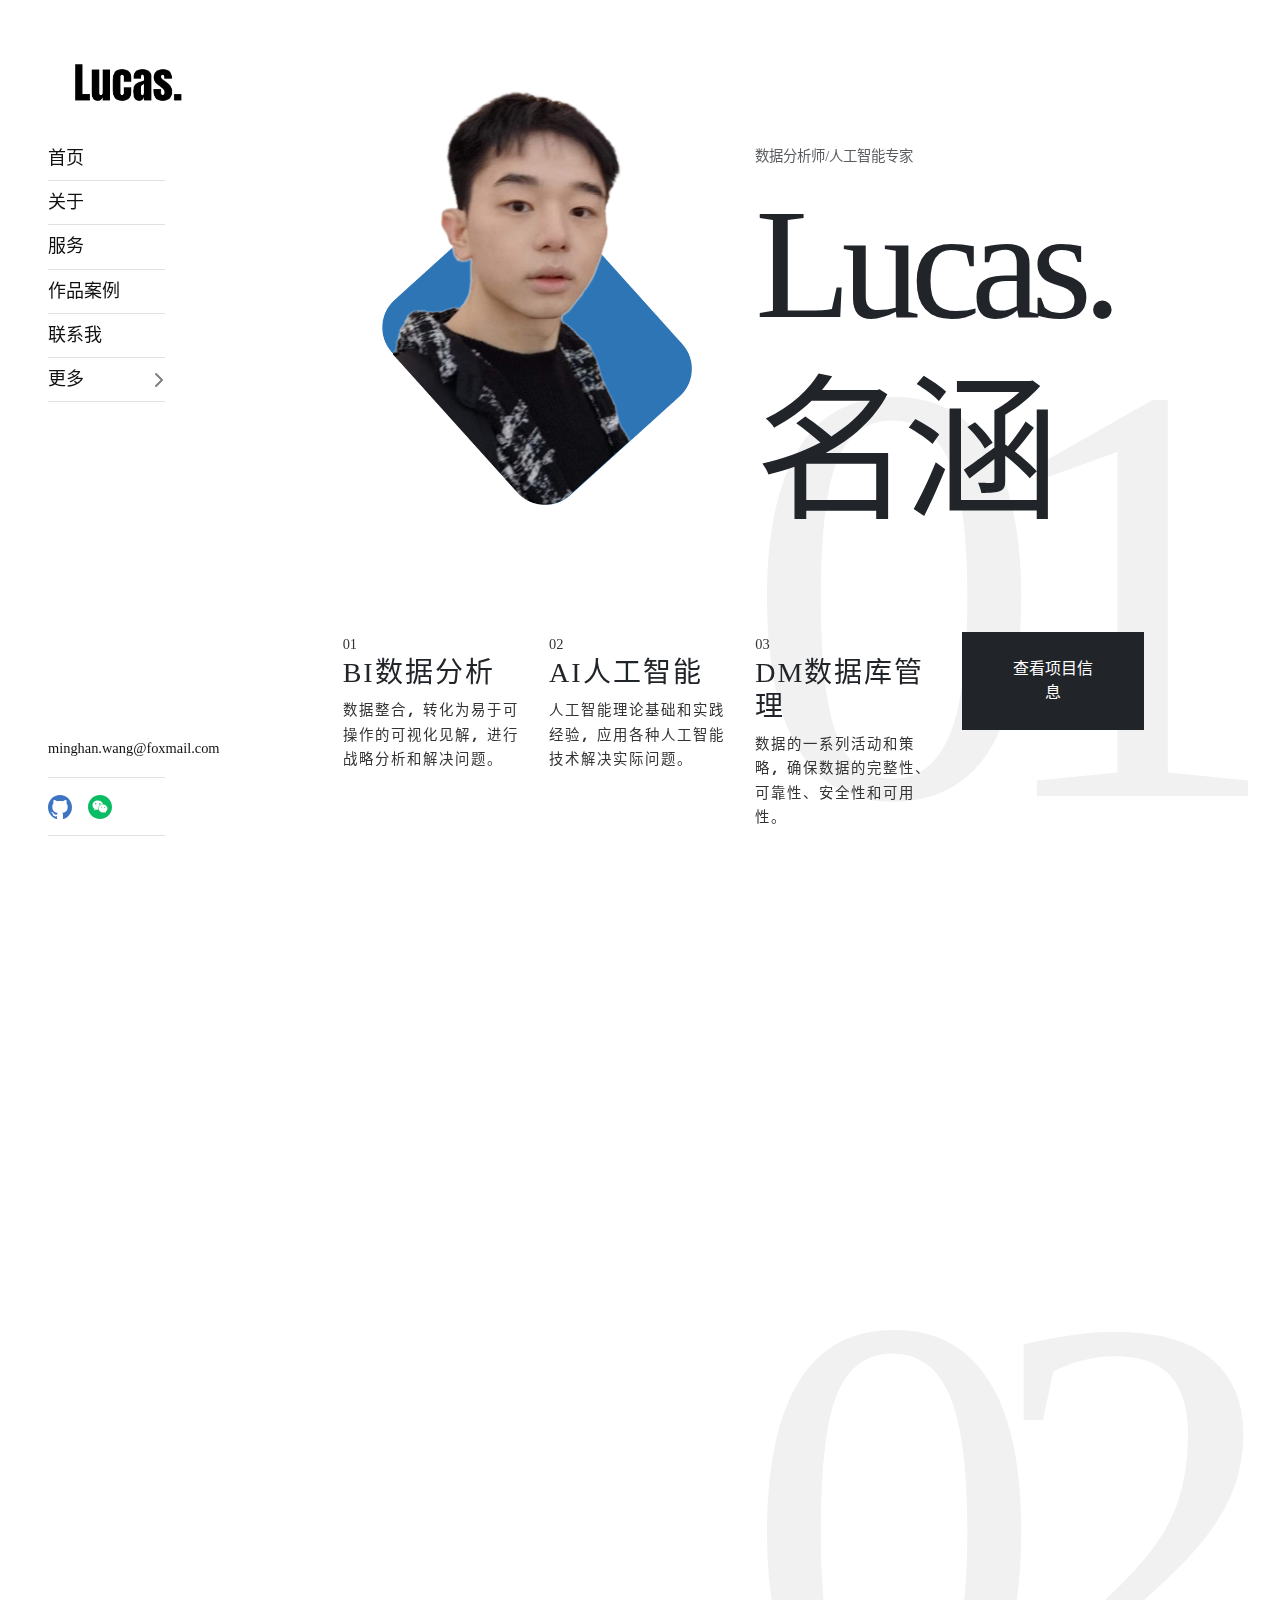
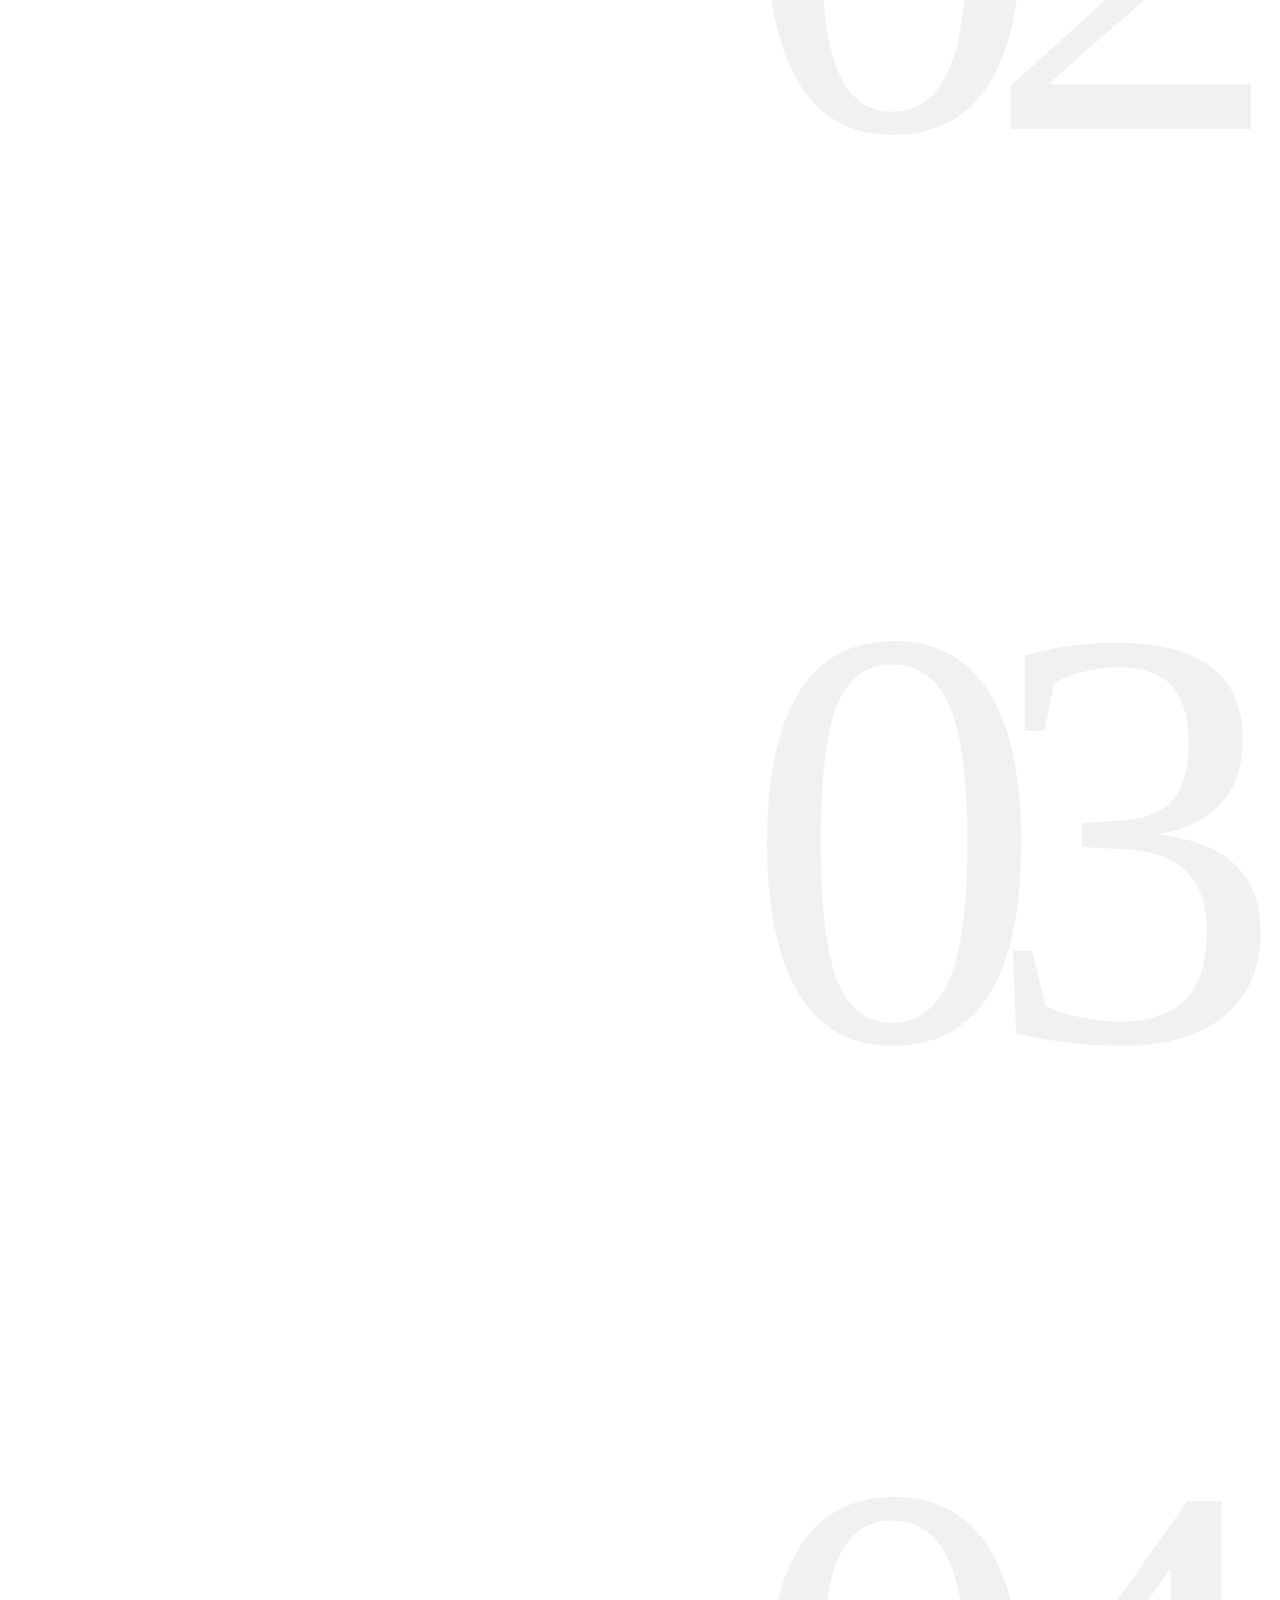
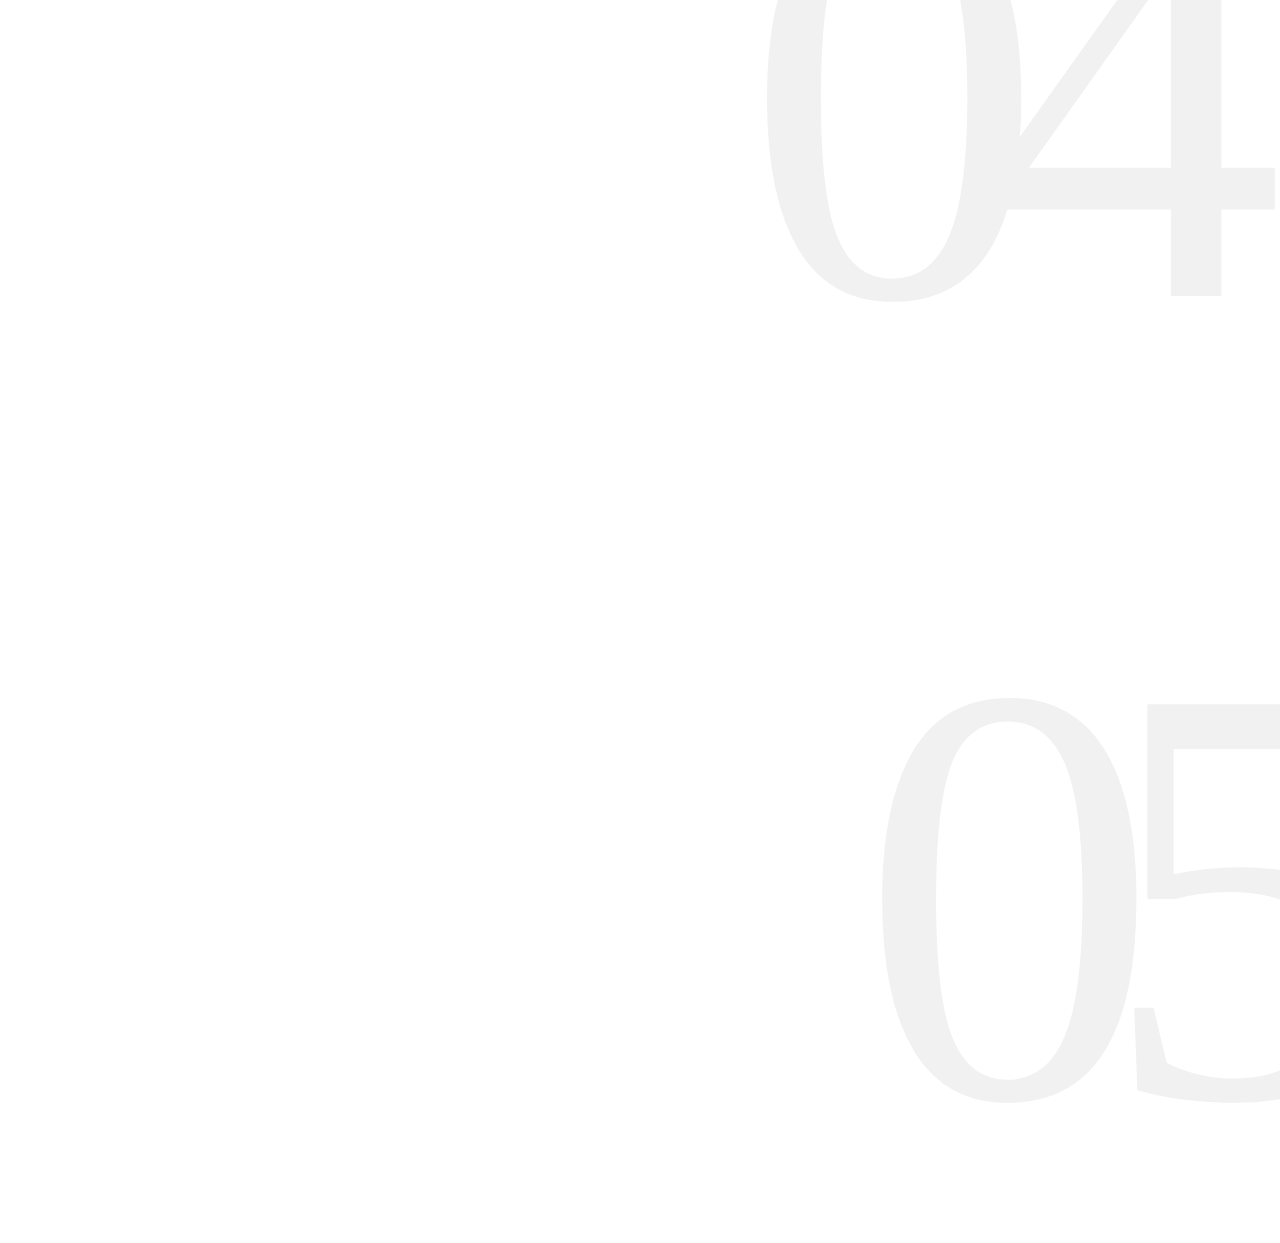
<file: index.html>
<!DOCTYPE html>
<html lang="zh-CN">

<head>
    <title>个人简历</title>
    <meta charset="utf-8">
    <meta http-equiv="X-UA-Compatible" content="IE=edge">
    <meta name="viewport" content="width=device-width, initial-scale=1.0">
    <meta name="format-detection" content="telephone=no">
    <meta name="apple-mobile-web-app-capable" content="yes">
    <meta name="author" content="王名涵">
    <meta name="keywords" content="个人主页，数据工程师">
    <meta name="description" content="人工智能，数据分析">
    <!-- 国内镜像的Bootstrap链接 -->
    <link href="https://cdn.bootcdn.net/ajax/libs/twitter-bootstrap/5.3.1/css/bootstrap.min.css" rel="stylesheet">
    <link rel="icon" href="/images/myicon/image.png" type="image/x-icon" >

    <!-- 本地的样式文件 -->
    <link rel="stylesheet" type="text/css" href="css/vendor.css">
    <link rel="stylesheet" type="text/css" href="style.css">

</head>

<body class="bg-body homepage post-template" data-bs-spy="scroll" data-bs-target="#header-nav" tabindex="0">
  <a class="menu-btn"><span></span></a>

  <div class="container-fluid overflow-hidden">

    <header id="header-nav" class="col-lg-2 position-fixed px-5 bg-white h-100">
      <div class="header-wrap d-flex flex-column justify-content-between h-100">
        <div class="navigation">
          <div class="site-logo mt-5  " >
            <a href="index.html">
              <img src="images/myicon/logo.png" alt="logo" class="img-fluid" style="max-width:160px;">
            </a>
          </div>

          <nav id="one-page-menu" class="vertical-menu ">
            <ul class="menu-list list-unstyled">
              <li ><a href="#home" class="nav-link">首页</a></li>
              <li ><a href="#about" class="nav-link">关于</a></li>
              <li ><a href="#experience" class="nav-link">服务</a></li>
              <li ><a href="#portfolio" class="nav-link">作品案例</a></li>
              <li ><a href="#contact" class="nav-link">联系我</a></li>
              <li >
                <a class="nav-link btn-toggle d-flex justify-content-between align-items-center collapsed"
                  data-bs-toggle="collapse" data-bs-target="#pages-collapse" aria-expanded="false">
                  更多
                </a>
                <div id="pages-collapse" class="collapse">
                  <ul class="list-unstyled py-3">
                    <li>
                        <a href="Portfolio album.html">全作品集图册 </a>
                      </li>
                      <li>
                        <a href="#">生活圈子（未上传）</a>
                      </li>
                      <li>
                        <a href="#">生活日志（未上传）</a>
                      </li>
                  </ul>
                </div>
              </li>
            </ul>
          </nav>
        </div>
        <div class="mt-5">
          <div class="email-links">
            <a href="mailto:minghan.wang@foxmail.com" class="py-3 my-3 border-bottom d-flex">minghan.wang@foxmail.com</a>
          </div>
          <ul class="list-unstyled d-flex justify-content-start flex-wrap gap-3 ">
            <li>
                <a href="https://github.com/wang-minghan" class="text-dark">
                    <svg t="1709371668650" class="icon" viewBox="0 0 1024 1024" version="1.1" xmlns="http://www.w3.org/2000/svg" p-id="9281" width="24" height="24"><path d="M512 0C229.283787 0 0.142041 234.942803 0.142041 524.867683c0 231.829001 146.647305 428.553077 350.068189 497.952484 25.592898 4.819996 34.976961-11.38884 34.976961-25.294314 0-12.45521-0.469203-45.470049-0.725133-89.276559-142.381822 31.735193-172.453477-70.380469-172.453477-70.380469-23.246882-60.569859-56.816233-76.693384-56.816234-76.693385-46.493765-32.58829 3.540351-31.948468 3.540351-31.948467 51.356415 3.71097 78.356923 54.086324 78.356923 54.086324 45.683323 80.19108 119.817417 57.072162 148.993321 43.593236 4.649376-33.91059 17.915029-57.029508 32.50298-70.167195-113.675122-13.222997-233.151301-58.223843-233.1513-259.341366 0-57.285437 19.919806-104.163095 52.678715-140.846248-5.246544-13.265652-22.820334-66.626844 4.990615-138.884127 0 0 42.996069-14.076094 140.760939 53.787741 40.863327-11.644769 84.627183-17.445825 128.177764-17.6591 43.465272 0.213274 87.271782 6.014331 128.135109 17.6591 97.679561-67.906489 140.59032-53.787741 140.59032-53.787741 27.938914 72.257282 10.407779 125.618474 5.118579 138.884127 32.844219 36.683154 52.593405 83.560812 52.593405 140.846248 0 201.586726-119.646798 245.990404-233.663158 258.957473 18.341577 16.208835 34.721032 48.199958 34.721032 97.210357 0 70.167195-0.639822 126.7275-0.639823 143.960051 0 14.033439 9.213443 30.370239 35.190235 25.209005 203.250265-69.527373 349.769606-266.123484 349.769605-497.867175C1023.857959 234.942803 794.673558 0 512 0" fill="#3E75C3" p-id="9282"></path></svg>

                </a>

            </li>

            <li>
                <a href="#" class="text-dark">
                    <svg t="1709371179453" class="icon" viewBox="0 0 1024 1024" version="1.1" xmlns="http://www.w3.org/2000/svg" p-id="7506" width="24" height="24"><path d="M512 1024C229.23 1024 0 794.77 0 512S229.23 0 512 0s512 229.23 512 512-229.23 512-512 512z m107.91-626.371H640c-20.09-94.744-115.566-162.962-225.304-162.962-124.002 0-222.696 86.04-222.696 198.607 0 65.097 34.572 115.492 89.43 156.94l-23.114 71.12 77.995-41.448a354.748 354.748 0 0 0 77.97 11.8h20.114a133.608 133.608 0 0 1-5.851-47.47 193.122 193.122 0 0 1 57.466-134.412 181.37 181.37 0 0 1 133.096-52.175h0.804z m-115.273-56.296c15.848 0 28.696 14.288 28.696 31.915s-12.848 31.915-28.696 31.915c-17.652 1.95-33.402-12.313-35.304-31.94 0-22.284 17.457-31.89 34.719-31.89h0.585z m-171.032 63.878c-17.555 1.463-33.012-12.653-34.938-31.89 1.926-19.212 17.383-33.329 34.938-31.89 16.042 0 29.062 14.287 29.062 31.915 0 17.603-13.02 31.89-29.062 31.89zM832 574.805c0-92.233-90.136-169.472-192-169.472-107.764 0-192 77.24-192 169.448 0 92.257 84.456 169.496 192 169.496a264.24 264.24 0 0 0 66.828-11.873L767.586 768l-17.408-59.538c49.42-35.596 81.017-83.286 81.017-133.852l0.805 0.195zM573.562 554.52c-10.435 0-18.895-9.484-18.895-21.187s8.46-21.211 18.895-21.211c11.727-1.39 22.308 7.997 23.771 21.114-1.39 13.214-11.97 22.698-23.771 21.284z m128 0.098c-10.435 0-18.895-9.509-18.895-21.212 0-11.751 8.46-21.26 18.895-21.26 11.727-1.414 22.308 7.997 23.771 21.139-2.194 12.921-12.58 22.04-24.259 21.333h0.488z" fill="#0ABC64" p-id="7507"></path></svg>
                  </svg>
                </a>
              </li>
        </ul>
        <div class="py-4 border-top mb-3">



          </div>
        </div>
      </div>
    </header>

    <main class="col-lg-10 offset-lg-2">
      <div class="container">

        <!-- 主要-->
        <div class="justify-content-center px-1 mx-1 px-xl-5 mx-xl-5">

          <section id="home" class="py-5 bg-text" data-text="01">
            <div class="row">
              <div class="col-lg-6">
                <div class="banner-image text-center" data-aos="fade-right">
                  <img src="images/头像png.png" alt="banner"  class="img-fluid " style="max-width: 80%; width: 550px"  >
                </div>
              </div>
              <div class="col-lg-6">
                <div class="banner-content my-1 pt-1 my-lg-5 pt-lg-5" data-aos="fade-in">
                  <span class="text-muted text-uppercase">数据分析师/人工智能专家</span>
                  <h1 class="banner-title display-xl lh-2 txt-fx slide-up custom-margin">Lucas.名涵</h1>
                </div>
              </div>
            </div>

            <div class="row ">
                <div class="col-lg-3">
                  <div class="icon-box" data-aos="fade-up">
                    <span>01</span>
                    <h3 class="sub-heading" style="letter-spacing: 2px;">BI数据分析</h3> <!-- 增加 letter-spacing 样式 -->
                    <p style="letter-spacing: 2px;">数据整合，转化为易于可操作的可视化见解，进行战略分析和解决问题。</p> <!-- 增加 letter-spacing 样式 -->
                  </div>
                </div>
                <div class="col-lg-3">
                  <div class="icon-box" data-aos="fade-up" data-aos-delay="100">
                    <span>02</span>
                    <h3 class="sub-heading" style="letter-spacing: 2px;">AI人工智能</h3> <!-- 增加 letter-spacing 样式 -->
                    <p style="letter-spacing: 2px;">人工智能理论基础和实践经验，应用各种人工智能技术解决实际问题。</p> <!-- 增加 letter-spacing 样式 -->
                  </div>
                </div>
                <div class="col-lg-3">
                  <div class="icon-box" data-aos="fade-up" data-aos-delay="200">
                    <span>03</span>
                    <h3 class="sub-heading" style="letter-spacing: 2px;">DM数据库管理</h3> <!-- 增加 letter-spacing 样式 -->
                    <p style="letter-spacing: 2px;">数据的一系列活动和策略，确保数据的完整性、可靠性、安全性和可用性。</p> <!-- 增加 letter-spacing 样式 -->
                  </div>
                </div>
                <div class="col-lg-3">
                  <a href="#portfolio" class="btn btn-dark text-uppercase py-4 px-5" data-aos="fade-up" data-aos-delay="300">查看项目信息</a>
                </div>
              </div>


          </section>

          <section id="about" class="my-5 py-5 bg-text" data-text="02">
            <div class="row d-flex flex-wrap" data-aos="fade-up">
              <div class="col-lg-6 pb-5">
                <span class=" text-muted text-uppercase ">我的简介</span>
                <h2 class="display-4 txt-fx slide-up">教育背景</h2>
                <div class="data-info py-3" data-aos="fade-up">
                  <span class="meta-date">2019 - 2023</span>
                  <h3 class="info-title">经济学专业 </h3>
                  <p>韩国 首尔 建国大学</p>
                </div>
                <div class="data-info" data-aos="fade-up" data-aos-delay="100">
                  <span class="meta-date">2023 - 2024</span>
                  <h3 class="info-title">大数据专业</h3>
                  <p>韩国 水源 亚洲大学</p>
                </div>
              </div>
              <div class="col-lg-6 pb-5">
                <h2 class="display-4 txt-fx slide-up">工作经历</h2>
                <div class="data-info py-3" data-aos="fade-up" data-aos-delay="200">
                  <span class="meta-date">2022.04- 2022.06</span>
                  <h3 class="info-title">商业数据研究专员 </h3>
                  <p>上海 欧睿信息咨询公司</p>
                </div>
                <div class="data-info" data-aos="fade-up" data-aos-delay="300">
                  <span class="meta-date">2023 - present</span>
                  <h3 class="info-title">人工智能指导专家</h3>
                  <p>青岛 标贝商务信息咨询</p>
                </div>
              </div>
            </div>
            <div class="row d-flex flex-wrap" data-aos="fade-up">
              <div class="col-lg-6 pb-5">
                <h2 class="display-4 txt-fx slide-up">竞赛项目</h2>
                <div class="data-info py-3" data-aos="fade-up">
                  <span class="meta-date">2022 - 2023</span>
                  <h3 class="info-title">普惠金融与电商走进乡村</h3>
                  <p>香港中文大学基金会 荣获杰出证书(10%) 并发布期刊</p>
                </div>
                <div class="data-info" data-aos="fade-up" data-aos-delay="100">
                  <span class="meta-date">2023-2024</span>
                  <h3 class="info-title">心脏功能-人工智能预测</h3>
                  <p>电子科技大学基金会 训练模型达到核心期刊要求</p>
                </div>
              </div>
              <div class="col-lg-6 pb-5">
                <h2 class="display-4 txt-fx slide-up">未来目标</h2>
                <div class="data-info py-3" data-aos="fade-up" data-aos-delay="200">
                  <span class="meta-date">近两年</span>
                  <h3 class="info-title">全栈开发</h3>
                  <p>结合AI技术，对物联网有全面的认知</p>
                </div>
                <div class="data-info" data-aos="fade-up" data-aos-delay="300">
                  <span class="meta-date">未来五年</span>
                  <h3 class="info-title">打通自己的商业产品</h3>
                  <p>以新能源，神经网络，区块链，为着力点</p>
                </div>
              </div>
            </div>
          </section>

          <section id="experience" class="my-5 py-5 bg-text" data-text="03">
            <div class="row justify-content-center mb-5">
              <div class="col-lg-6" data-aos="fade-up">
                <span class="text-muted text-uppercase">我能够为你做的</span>
                <h2 class="display-1 txt-fx slide-up">丰富自己，推出新技能</h2>
                <p>过去经验的累计，薄发出新的技能点，碰撞出新想法</p>
              </div>
            </div>
            <div class="row">
              <div class="col-lg-6">
                <div class="info-element py-4 mt-3" data-aos="fade-up">
                  <table class="table">
                    <tbody>
                      <tr>
                        <th>年龄</th>
                        <td>25</td>
                      </tr>
                      <tr>
                        <th>国家</th>
                        <td>中国</td>
                      </tr>
                      <tr>
                        <th>地点</th>
                        <td>广东省惠州市/韩国首尔地区</td>
                      </tr>
                      <tr>
                        <th>E-mail</th>
                        <td><a href="#">minghan.wang@foxmail.com</a></td>
                      </tr>
                      <tr class="no-border-bottom">
                        <th>电话</th>
                        <td>13160771144</td>
                      </tr>
                    </tbody>
                  </table>
                </div>
              </div>
              <div class="col-lg-6">
                <div class="skill-chart py-4" data-aos="fade-up">
                  <ul class="skill-chart-list list-unstyled">
                    <li>
                      <div class="chart-header d-flex justify-content-between">
                        <span class="skill-title">数据分析类软件</span>
                        <span class="percentage">90%</span>
                      </div>
                      <div class="chart-border">
                        <div class="chart-percentage ninety-percent"></div>
                      </div>
                    </li>
                    <li>
                      <div class="chart-header d-flex justify-content-between">
                        <span class="skill-title">深度学习的算法建模</span>
                        <span class="percentage">75%</span>
                      </div>
                      <div class="chart-border">
                        <div class="chart-percentage ninety-percent"></div>
                      </div>
                    </li>
                    <li>
                      <div class="chart-header d-flex justify-content-between">
                        <span class="skill-title">数据可视化</span>
                        <span class="percentage">80%</span>
                      </div>
                      <div class="chart-border">
                        <div class="chart-percentage eighty-percent"></div>
                      </div>
                    </li>
                    <li>
                      <div class="chart-header d-flex justify-content-between">
                        <span class="skill-title">前端开发</span>
                        <span class="percentage">75%</span>
                      </div>
                      <div class="chart-border">
                        <div class="chart-percentage ninety-five-percent"></div>
                      </div>
                    </li>
                  </ul>
                </div>
              </div>
            </div>
          </section>
          <section id="portfolio" class="my-5 py-5 bg-text" data-text="04">
            <div class="section-header my-5" data-aos="fade-up">
              <div class="row justify-content-center g-5">
                <div class="col-lg-4">
                  <span class="text-muted text-uppercase">一些我最近的作品</span>
                  <h2 class="display-1 txt-fx slide-up">作品集</h2>
                </div>
                <div class="col-lg-4" data-aos="fade-up">
                  <p>分享与开源是人类进步的阶梯，我们站在巨人的肩膀上看世界</p>
                  <a href="Portfolio album.html" class="btn btn-dark px-5 py-4">查看全部</a>
                </div>
              </div>
            </div>
            <div class="swiper portfolio-Swiper portfolio-content py-4" data-aos="fade-up">
              <div class="swiper-wrapper mb-4">
                <!-- 事件1 -->
                <div class="swiper-slide">
                      <a href="single-portfolio.html" title="portfolio details">
                                <div class="zoomImage" style="background-image: url(images/异常心音检测.jpg);">
                                <div class="overlay">
                                <div class="text-overlay">
                                <h2>异常心音检测（文档太大上传不了）</h2>
                                <p>denosie+pitch+masking+cnn+lstm+attention</p>
                                </div>
                                </div>
                                </div>
                        </a>
                  </div>
                <!-- 事件2 -->
                <div class="swiper-slide">
                      <a href="https://nbviewer.org/github/wang-minghan/deepleaning/blob/main/%E6%89%8B%E8%AF%AD%E8%AF%86%E5%88%AB.ipynb" title="portfolio details">
                                <div class="zoomImage" style="background-image: url(images/手势识别.jpg);">
                                <div class="overlay">
                                <div class="text-overlay">
                                <h2>手势识别</h2>
                                <p>深度学习中的机器视觉</p>
                                </div>
                                </div>
                                </div>
                        </a>
                  </div>
                <!-- 事件3 -->
                <div class="swiper-slide">
                      <a href="/作品-数据分析/index.html" title="portfolio details">
                                <div class="zoomImage" style="background-image: url(images/数据分析.jpg);">
                                <div class="overlay">
                                <div class="text-overlay">
                                <h2>数据可视化</h2>
                                <p>通过bi软件进行数据处理，实现企业风险控制</p>
                                </div>
                                </div>
                                </div>
                        </a>
                  </div>
                <!-- 事件4 -->
                <div class="swiper-slide">
                      <a href="https://nbviewer.org/github/wang-minghan/deepleaning/blob/main/%E7%BA%BF%E6%80%A7%E5%9B%9E%E5%BD%92%E5%A4%9A%E5%9B%A0%E5%AD%90%E5%9B%9E%E5%BD%92.ipynb#" title="portfolio details">
                                <div class="zoomImage" style="background-image: url(images/网络.jpg.webp);">
                                <div class="overlay">
                                <div class="text-overlay">
                                <h2>时间序列预测</h2>
                                <p>对股价实现预测</p>
                                </div>
                                </div>
                                </div>
                        </a>
                  </div>
                <!-- 事件5 -->
                <div class="swiper-slide">
                      <a href="https://colab.research.google.com/drive/1AyvT5bmFZiWTp2HFVVTmZlqn0GoxKa_-?usp=sharing" title="portfolio details">
                                <div class="zoomImage" style="background-image: url(images/购物推荐算法.jpg.webp);">
                                <div class="overlay">
                                <div class="text-overlay">
                                <h2>英国零售商客户推荐算法</h2>
                                <p>knn+rmf</p>
                                </div>
                                </div>
                                </div>
                        </a>
                  </div>
                </div>
                <div class="swiper-pagination "></div>
              </div>
            </div>
          </section>

          <section id="contact" class="my-5 py-5 bg-text" data-text="05">
            <div class="container">
              <div class="row justify-content-center mb-5">
                <div class="col-lg-6" data-aos="fade-up">
                  <span class="text-muted text-uppercase">感谢您的阅读</span>
                  <h2 class="display-1 txt-fx slide-up">联系我</h2>
                  <p>让我们成为一个团队，成为快乐的上班搭子吧！</p>
                </div>
              </div>
              <div class="row d-flex g-5">
                <div class="col-lg-7" data-aos="fade-up">
                  <h3>高频问题解答</h3>
                  <div class="accordion" id="accordionExample2">
                    <div class="accordion-item">
                      <h2 class="accordion-header" id="headingOne">
                        <button class="accordion-button" type="button" data-bs-toggle="collapse"
                          data-bs-target="#accordion-collapse1" aria-expanded="true"
                          aria-controls="accordion-collapse1">
                         你在你的行业里专业度怎么样？
                        </button>
                      </h2>
                      <div id="accordion-collapse1" class="accordion-collapse collapse show"
                        aria-labelledby="headingOne" data-bs-parent="#accordionExample2">
                        <div class="accordion-body">
                            在数据分析方向掌握：spss，gitch，SQL，python，R，MATLAB，Tableau。
                            人工智能：深度学习，机器视觉，NLP
                            都是我掌握的技能，知识，可以为你达到满意的服务。
                        </div>
                      </div>
                    </div>
                    <div class="accordion-item">
                      <h2 class="accordion-header" id="headingTwo">
                        <button class="accordion-button collapsed" type="button" data-bs-toggle="collapse"
                          data-bs-target="#accordion-collapse2" aria-expanded="false"
                          aria-controls="accordion-collapse2">
                          您通常同时与多少个客户合作？
                        </button>
                      </h2>
                      <div id="accordion-collapse2" class="accordion-collapse collapse" aria-labelledby="headingTwo"
                        data-bs-parent="#accordionExample2">
                        <div class="accordion-body">
                          通常情况下，我会根据项目的复杂性和工作量来确定我同时处理的客户数量。我更注重确保为每个客户提供高质量的服务，而不是简单地追求数量。在我的经验中，我发现同时处理两到三个客户是我可以有效管理的范围。这样我可以确保能够全力以赴地专注于每个项目，并确保达到客户的期望。当然，我也会灵活调整，以适应不同项目的需求和时间要求。曾经合作的公司有：妙可蓝多，蒙牛，中国体彩等多个知名公司。
                        </div>
                      </div>
                    </div>
                    <div class="accordion-item">
                      <h2 class="accordion-header" id="headingThree">
                        <button class="accordion-button collapsed" type="button" data-bs-toggle="collapse"
                          data-bs-target="#accordion-collapse3" aria-expanded="false"
                          aria-controls="accordion-collapse3">
                          你现在有能力承担项目吗？
                        </button>
                      </h2>
                      <div id="accordion-collapse3" class="accordion-collapse collapse" aria-labelledby="headingThree"
                        data-bs-parent="#accordionExample2">
                        <div class="accordion-body">
                          在做商务咨询的时候大部分的任务环境都是需要我，独立完成。因此，项目的自主驱动力，我认为我是非常高的。
                        </div>
                      </div>
                    </div>
                  </div>
                </div>

                <div class="col-lg-5">
                  <div class="right-content" data-aos="fade-up">

                    <div class="element-header align-right">
                      <h3>请随时给我发消息留下一些你想说的话。</h3>
                    </div>

                    <div class="contact-form py-4">
                      <form id="form" class="form-group">
                        <div class="pb-2"><input type="text" name="name" placeholder="名字"
                            class="form-control">
                        </div>
                        <div class="pb-2"><input type="text" name="address" placeholder="邮箱地址"
                            class="form-control"></div>
                        <div class="pb-2"><textarea placeholder="你想说的话" rows="6" class="form-control"></textarea>
                        </div>
                        <button type="submit" name="submit" class="btn btn-dark w-100 btn-rounded">提交</button>
                      </form>
                    </div>
                  </div>
                </div>
              </div>
            </div>
          </section>
        </div>
        <!-- / 结束 -->
    </main>

  </div>

  <script src="js/jquery-1.11.0.min.js"></script>
  <script src="https://cdn.bootcdn.net/ajax/libs/twitter-bootstrap/5.3.1/js/bootstrap.bundle.min.js" integrity="sha384-HwwvtgBNo3bZJJLYd8oVXjrBZt8cqVSpeBNS5n7C8IVInixGAoxmnlMuBnhbgrkm" crossorigin="anonymous"></script>
  <script src="js/plugins.js"></script>
  <script src="js/script.js"></script>

</body>

</html>
</file>
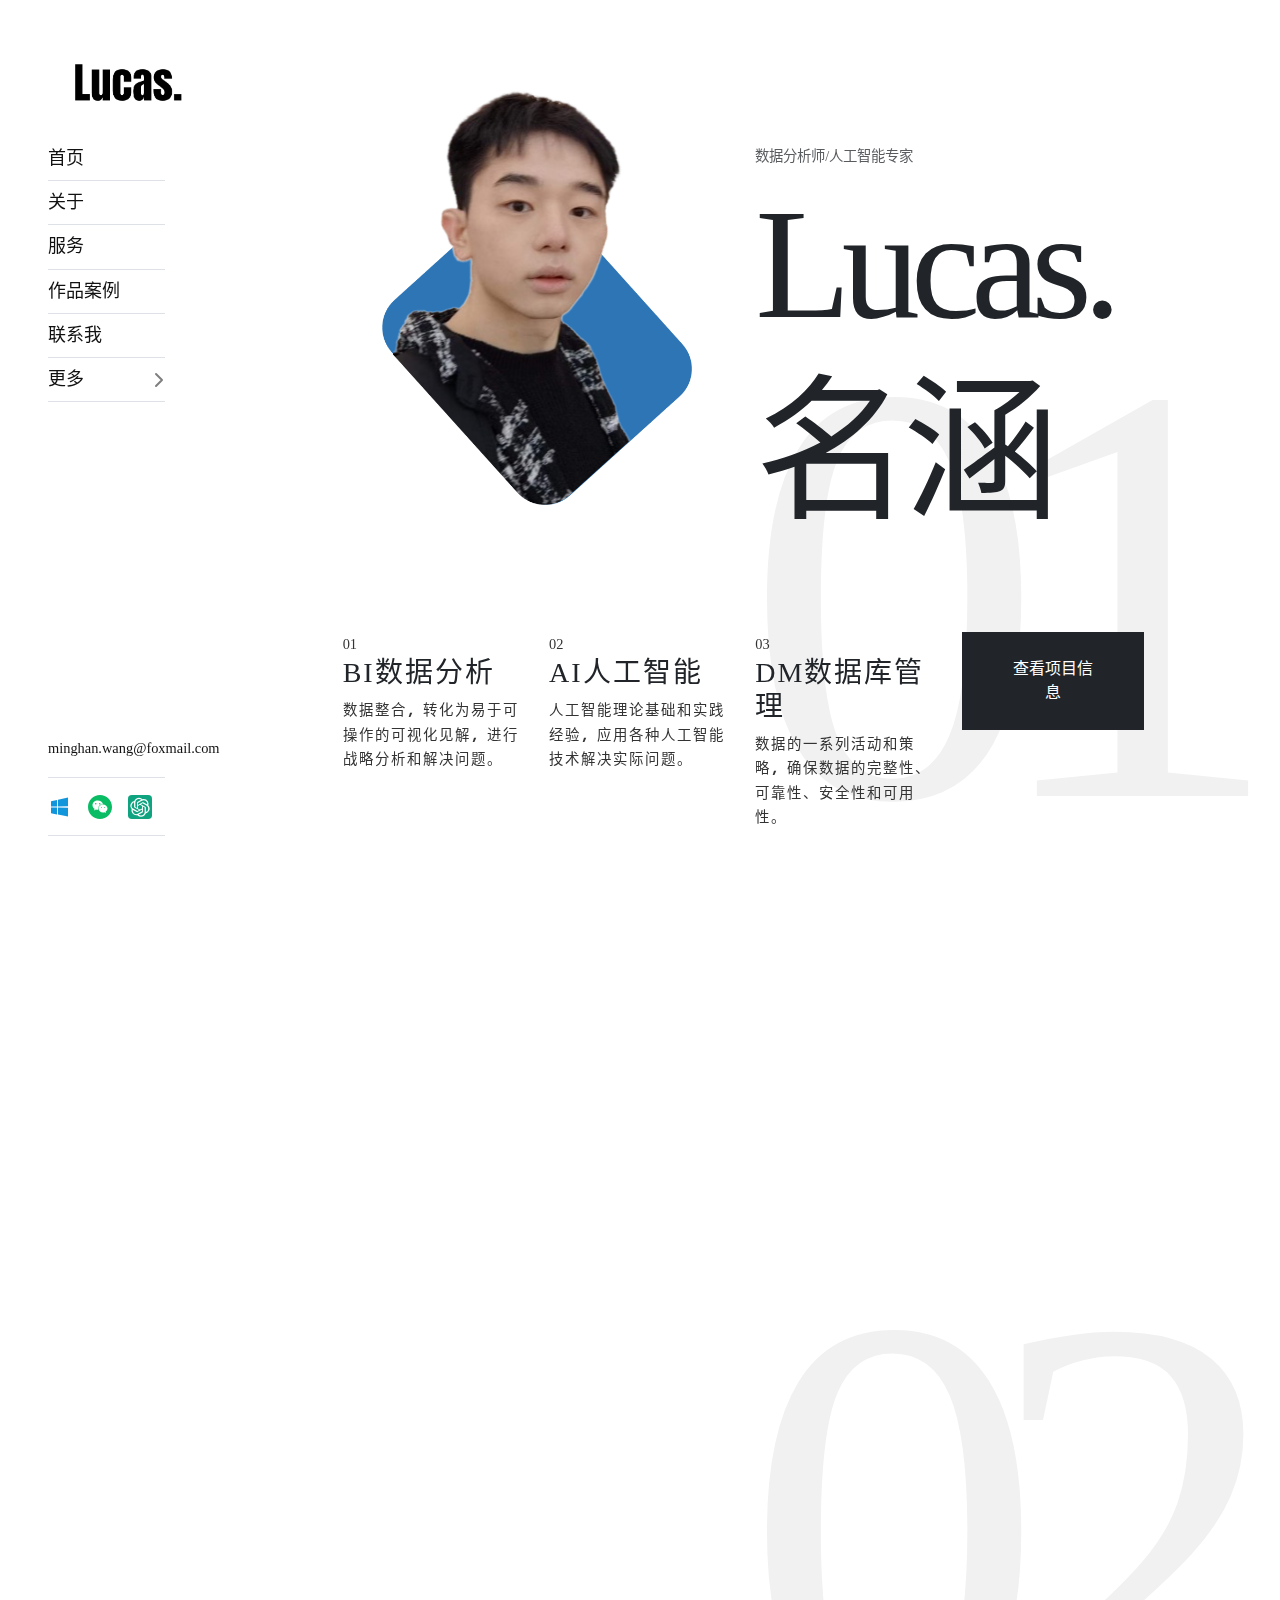
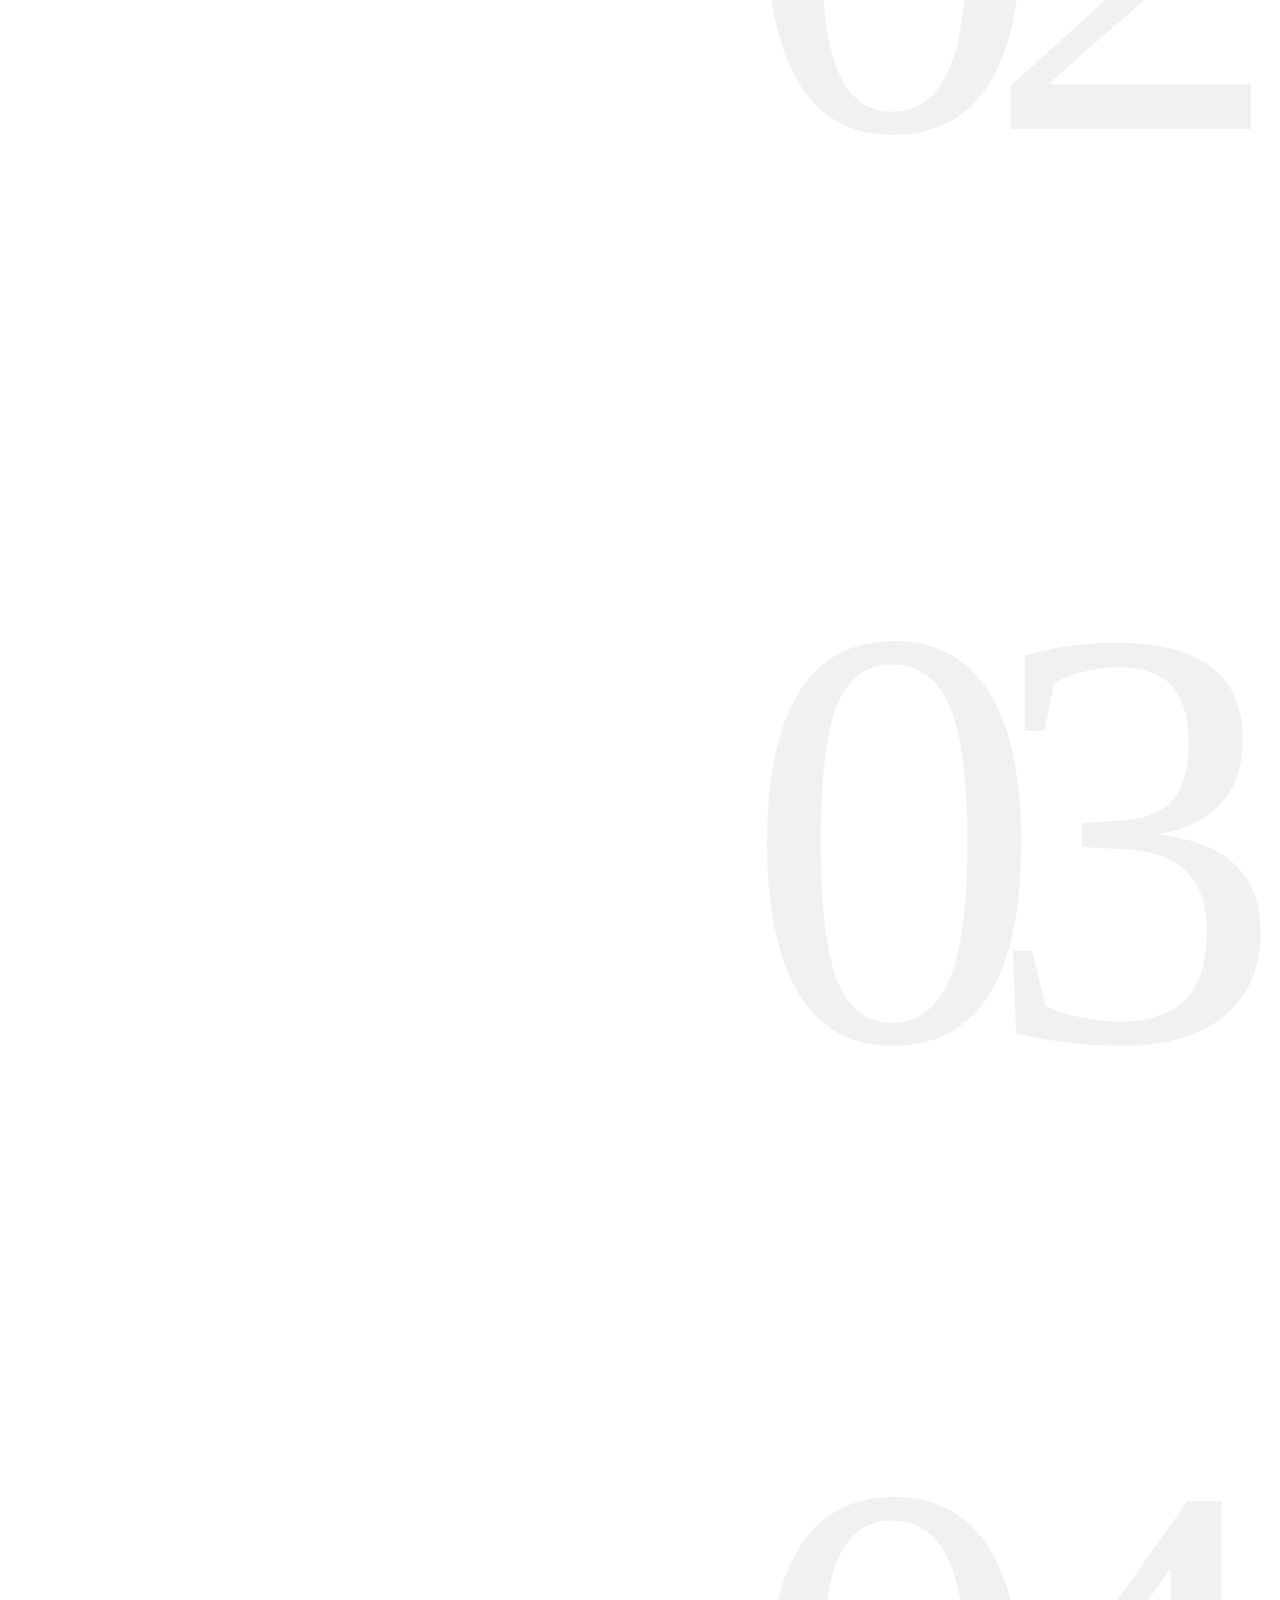
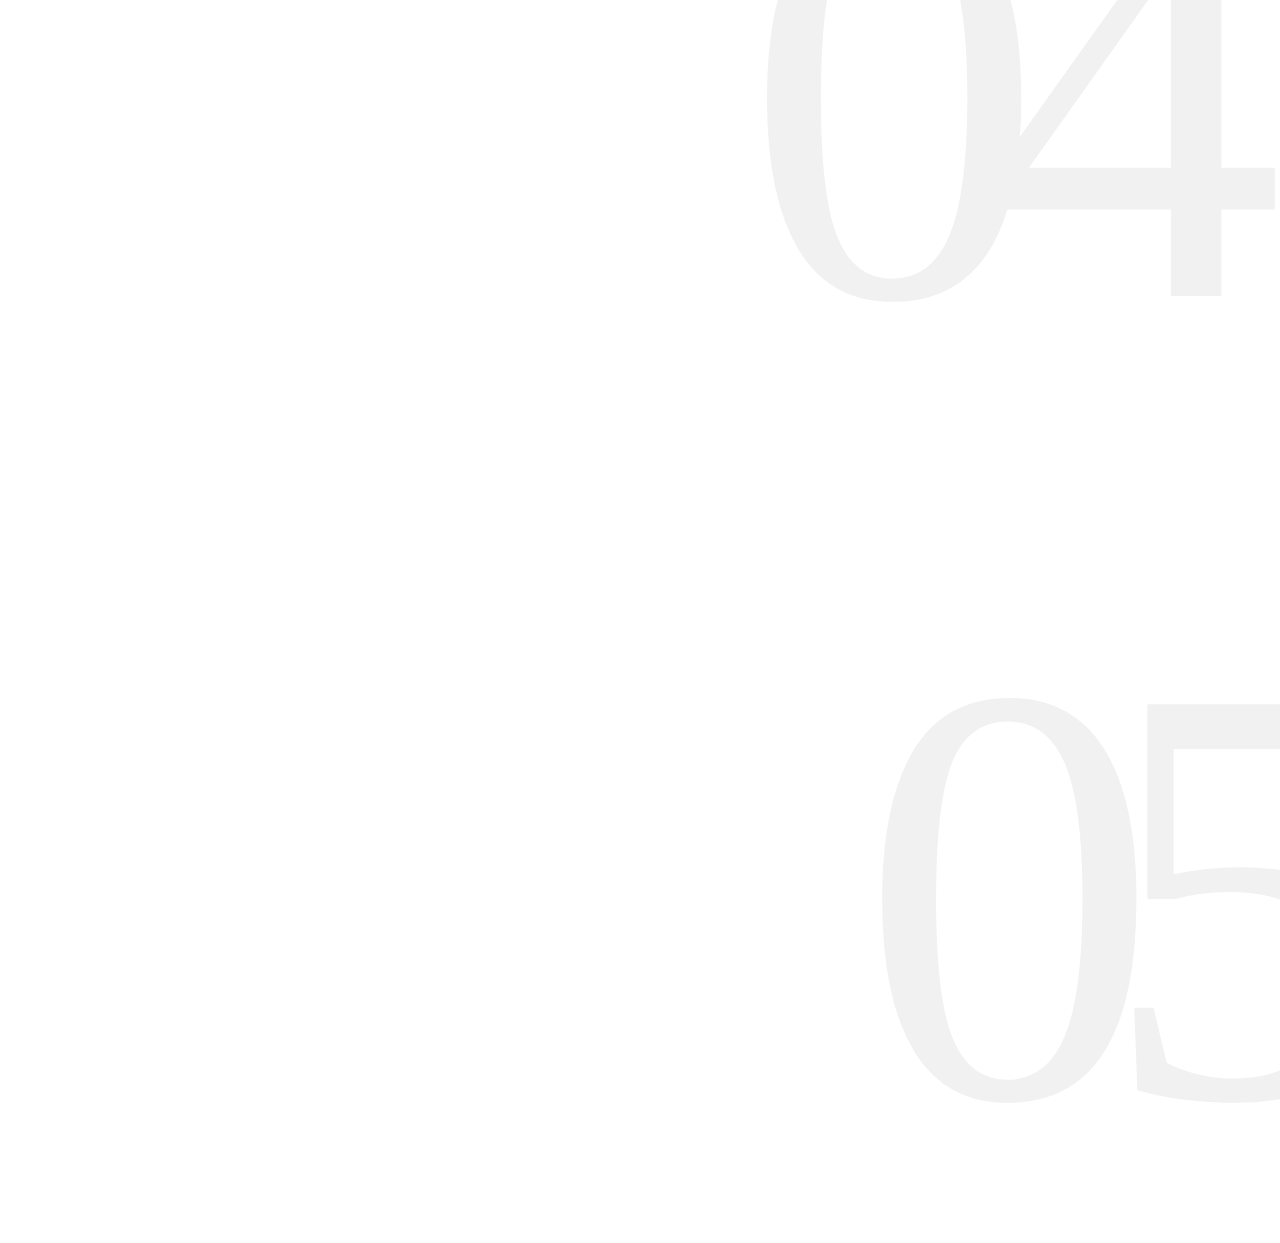
<file: web-projects/index.html>
<!DOCTYPE html>
<html lang="zh-CN">

<head>
    <title>个人简历</title>
    <meta charset="utf-8">
    <meta http-equiv="X-UA-Compatible" content="IE=edge">
    <meta name="viewport" content="width=device-width, initial-scale=1.0">
    <meta name="format-detection" content="telephone=no">
    <meta name="apple-mobile-web-app-capable" content="yes">
    <meta name="author" content="王名涵">
    <meta name="keywords" content="个人主页，数据工程师">
    <meta name="description" content="人工智能，数据分析">
    <!-- 国内镜像的Bootstrap链接 -->
    <link href="https://cdn.bootcdn.net/ajax/libs/twitter-bootstrap/5.3.1/css/bootstrap.min.css" rel="stylesheet">
    <link rel="icon" href="/images/myicon/image.png" type="image/x-icon" >

    <!-- 本地的样式文件 -->
    <link rel="stylesheet" type="text/css" href="css/vendor.css">
    <link rel="stylesheet" type="text/css" href="style.css">

</head>

<body class="bg-body homepage post-template" data-bs-spy="scroll" data-bs-target="#header-nav" tabindex="0">
  <a class="menu-btn"><span></span></a>

  <div class="container-fluid overflow-hidden">

    <header id="header-nav" class="col-lg-2 position-fixed px-5 bg-white h-100">
      <div class="header-wrap d-flex flex-column justify-content-between h-100">
        <div class="navigation">
          <div class="site-logo mt-5  " >
            <a href="index.html">
              <img src="images/myicon/logo.png" alt="logo" class="img-fluid" style="max-width:160px;">
            </a>
          </div>

          <nav id="one-page-menu" class="vertical-menu ">
            <ul class="menu-list list-unstyled">
              <li ><a href="#home" class="nav-link">首页</a></li>
              <li ><a href="#about" class="nav-link">关于</a></li>
              <li ><a href="#experience" class="nav-link">服务</a></li>
              <li ><a href="#portfolio" class="nav-link">作品案例</a></li>
              <li ><a href="#contact" class="nav-link">联系我</a></li>
              <li >
                <a class="nav-link btn-toggle d-flex justify-content-between align-items-center collapsed"
                  data-bs-toggle="collapse" data-bs-target="#pages-collapse" aria-expanded="false">
                  更多
                </a>
                <div id="pages-collapse" class="collapse">
                  <ul class="list-unstyled py-3">
                    <li>
                        <a href="Portfolio album.html">全作品集图册 </a>
                      </li>
                      <li>
                        <a href="#">生活圈子（未上传）</a>
                      </li>
                      <li>
                        <a href="#">生活日志（未上传）</a>
                      </li>
                  </ul>
                </div>
              </li>
            </ul>
          </nav>
        </div>
        <div class="mt-5">
          <div class="email-links">
            <a href="mailto:minghan.wang@foxmail.com" class="py-3 my-3 border-bottom d-flex">minghan.wang@foxmail.com</a>
          </div>
          <ul class="list-unstyled d-flex justify-content-start flex-wrap gap-3 ">

            <li>
                <a href="#" class="text-dark">
                    <svg t="1709371788473" class="icon" viewBox="0 0 1024 1024" version="1.1" xmlns="http://www.w3.org/2000/svg" p-id="7851" width="24" height="24"><path d="M128 490.667v-224l256-56.32v276.48l-256 3.84m725.333-384V480l-426.666 6.4V200.96l426.666-94.293M128 533.333l256 3.84v290.56l-256-49.066V533.333M853.333 544v373.333L426.667 835.84V537.6l426.666 6.4z" fill="#1296db" p-id="7852"></path></svg>
                </a>
            </li>
            <li>
                <a href="#" class="text-dark">
                    <svg t="1709371179453" class="icon" viewBox="0 0 1024 1024" version="1.1" xmlns="http://www.w3.org/2000/svg" p-id="7506" width="24" height="24"><path d="M512 1024C229.23 1024 0 794.77 0 512S229.23 0 512 0s512 229.23 512 512-229.23 512-512 512z m107.91-626.371H640c-20.09-94.744-115.566-162.962-225.304-162.962-124.002 0-222.696 86.04-222.696 198.607 0 65.097 34.572 115.492 89.43 156.94l-23.114 71.12 77.995-41.448a354.748 354.748 0 0 0 77.97 11.8h20.114a133.608 133.608 0 0 1-5.851-47.47 193.122 193.122 0 0 1 57.466-134.412 181.37 181.37 0 0 1 133.096-52.175h0.804z m-115.273-56.296c15.848 0 28.696 14.288 28.696 31.915s-12.848 31.915-28.696 31.915c-17.652 1.95-33.402-12.313-35.304-31.94 0-22.284 17.457-31.89 34.719-31.89h0.585z m-171.032 63.878c-17.555 1.463-33.012-12.653-34.938-31.89 1.926-19.212 17.383-33.329 34.938-31.89 16.042 0 29.062 14.287 29.062 31.915 0 17.603-13.02 31.89-29.062 31.89zM832 574.805c0-92.233-90.136-169.472-192-169.472-107.764 0-192 77.24-192 169.448 0 92.257 84.456 169.496 192 169.496a264.24 264.24 0 0 0 66.828-11.873L767.586 768l-17.408-59.538c49.42-35.596 81.017-83.286 81.017-133.852l0.805 0.195zM573.562 554.52c-10.435 0-18.895-9.484-18.895-21.187s8.46-21.211 18.895-21.211c11.727-1.39 22.308 7.997 23.771 21.114-1.39 13.214-11.97 22.698-23.771 21.284z m128 0.098c-10.435 0-18.895-9.509-18.895-21.212 0-11.751 8.46-21.26 18.895-21.26 11.727-1.414 22.308 7.997 23.771 21.139-2.194 12.921-12.58 22.04-24.259 21.333h0.488z" fill="#0ABC64" p-id="7507"></path></svg>
                  </svg>
                </a>
              </li>
              <li>
                <a href="#" class="text-dark">
                    <svg t="1709371858943" class="icon" viewBox="0 0 1024 1024" version="1.1" xmlns="http://www.w3.org/2000/svg" p-id="8993" width="24" height="24"><path d="M0 0m160 0l704 0q160 0 160 160l0 704q0 160-160 160l-704 0q-160 0-160-160l0-704q0-160 160-160Z" fill="#10A37F" p-id="8994"></path><path d="M866.184 445.978a201.032 201.032 0 0 0-17.69-166.99 208.948 208.948 0 0 0-180.68-103.224 211.92 211.92 0 0 0-43.744 4.576A207.256 207.256 0 0 0 469.966 112h-1.776c-90.37 0-170.482 57.528-198.284 142.362a205.92 205.92 0 0 0-137.754 98.62 203.43 203.43 0 0 0 25.644 241.07 200.944 200.944 0 0 0 17.69 166.93c45.112 77.52 135.802 117.416 224.394 98.678A207.286 207.286 0 0 0 553.984 928h1.836c90.428 0 170.54-57.528 198.312-142.42a205.948 205.948 0 0 0 137.726-98.62 203.392 203.392 0 0 0-25.646-241.012zM555.354 874.668h-0.204a155.938 155.938 0 0 1-98.996-35.408 114.852 114.852 0 0 0 4.866-2.74l164.654-93.84a26.374 26.374 0 0 0 13.55-22.964V490.508l69.592 39.634a2.448 2.448 0 0 1 1.37 1.894v189.72c-0.088 84.31-69.36 152.708-154.832 152.884z m-332.98-140.38a151.02 151.02 0 0 1-18.504-102.466l4.896 2.914 164.654 93.84a27.13 27.13 0 0 0 27.072 0l201.022-114.532v79.414a2.448 2.448 0 0 1-0.99 1.982l-166.46 94.83a156.51 156.51 0 0 1-211.688-55.954z m-43.332-354.64a153.96 153.96 0 0 1 80.694-67.058l-0.088 5.596v187.854a26.302 26.302 0 0 0 13.522 22.936l201.022 114.532-69.59 39.634a2.536 2.536 0 0 1-2.332 0.232l-166.49-94.918A151.812 151.812 0 0 1 179.07 379.62z m571.826 131.288l-200.994-114.53 69.592-39.636a2.506 2.506 0 0 1 2.332-0.232l166.488 94.83a152.118 152.118 0 0 1-23.954 275.984v-193.54a26.346 26.346 0 0 0-13.406-22.876z m69.27-102.874q-2.43-1.472-4.894-2.884l-164.654-93.84a27.16 27.16 0 0 0-27.044 0l-201.052 114.53v-79.442a2.444 2.444 0 0 1 1.02-1.982l166.46-94.714a156.636 156.636 0 0 1 77.402-20.46c85.59 0 155.008 68.486 155.008 152.914a150.9 150.9 0 0 1-2.244 25.88z m-435.47 141.344l-69.62-39.636a2.448 2.448 0 0 1-1.34-1.894v-189.72c0.028-84.368 69.444-152.796 155.006-152.796a156.454 156.454 0 0 1 99.17 35.38q-2.474 1.322-4.896 2.74l-164.652 93.868a26.346 26.346 0 0 0-13.552 22.966v0.144l-0.116 228.976z m37.798-80.436l89.554-51 89.524 51v102l-89.524 51-89.554-51z" fill="#FFFFFF" p-id="8995"></path></svg>
                  </svg>
                </a>
              </li>
        </ul>
        <div class="py-4 border-top mb-3">



          </div>
        </div>
      </div>
    </header>

    <main class="col-lg-10 offset-lg-2">
      <div class="container">

        <!-- 主要-->
        <div class="justify-content-center px-1 mx-1 px-xl-5 mx-xl-5">

          <section id="home" class="py-5 bg-text" data-text="01">
            <div class="row">
              <div class="col-lg-6">
                <div class="banner-image text-center" data-aos="fade-right">
                  <img src="images/头像png.png" alt="banner"  class="img-fluid " style="max-width: 80%;"  >
                </div>
              </div>
              <div class="col-lg-6">
                <div class="banner-content my-1 pt-1 my-lg-5 pt-lg-5" data-aos="fade-in">
                  <span class="text-muted text-uppercase">数据分析师/人工智能专家</span>
                  <h1 class="banner-title display-xl lh-2 txt-fx slide-up custom-margin">Lucas.名涵</h1>
                </div>
              </div>
            </div>

            <div class="row ">
                <div class="col-lg-3">
                  <div class="icon-box" data-aos="fade-up">
                    <span>01</span>
                    <h3 class="sub-heading" style="letter-spacing: 2px;">BI数据分析</h3> <!-- 增加 letter-spacing 样式 -->
                    <p style="letter-spacing: 2px;">数据整合，转化为易于可操作的可视化见解，进行战略分析和解决问题。</p> <!-- 增加 letter-spacing 样式 -->
                  </div>
                </div>
                <div class="col-lg-3">
                  <div class="icon-box" data-aos="fade-up" data-aos-delay="100">
                    <span>02</span>
                    <h3 class="sub-heading" style="letter-spacing: 2px;">AI人工智能</h3> <!-- 增加 letter-spacing 样式 -->
                    <p style="letter-spacing: 2px;">人工智能理论基础和实践经验，应用各种人工智能技术解决实际问题。</p> <!-- 增加 letter-spacing 样式 -->
                  </div>
                </div>
                <div class="col-lg-3">
                  <div class="icon-box" data-aos="fade-up" data-aos-delay="200">
                    <span>03</span>
                    <h3 class="sub-heading" style="letter-spacing: 2px;">DM数据库管理</h3> <!-- 增加 letter-spacing 样式 -->
                    <p style="letter-spacing: 2px;">数据的一系列活动和策略，确保数据的完整性、可靠性、安全性和可用性。</p> <!-- 增加 letter-spacing 样式 -->
                  </div>
                </div>
                <div class="col-lg-3">
                  <a href="#portfolio" class="btn btn-dark text-uppercase py-4 px-5" data-aos="fade-up" data-aos-delay="300">查看项目信息</a>
                </div>
              </div>


          </section>

          <section id="about" class="my-5 py-5 bg-text" data-text="02">
            <div class="row d-flex flex-wrap" data-aos="fade-up">
              <div class="col-lg-6 pb-5">
                <span class=" text-muted text-uppercase ">我的简介</span>
                <h2 class="display-4 txt-fx slide-up">教育背景</h2>
                <div class="data-info py-3" data-aos="fade-up">
                  <span class="meta-date">2019 - 2023</span>
                  <h3 class="info-title">经济学专业 </h3>
                  <p>韩国 首尔 建国大学</p>
                </div>
                <div class="data-info" data-aos="fade-up" data-aos-delay="100">
                  <span class="meta-date">2023 - 2024</span>
                  <h3 class="info-title">大数据专业</h3>
                  <p>韩国 水源 亚洲大学</p>
                </div>
              </div>
              <div class="col-lg-6 pb-5">
                <h2 class="display-4 txt-fx slide-up">工作经历</h2>
                <div class="data-info py-3" data-aos="fade-up" data-aos-delay="200">
                  <span class="meta-date">2022.04- 2022.06</span>
                  <h3 class="info-title">商业数据研究专员 </h3>
                  <p>上海 欧睿信息咨询公司</p>
                </div>
                <div class="data-info" data-aos="fade-up" data-aos-delay="300">
                  <span class="meta-date">2023 - present</span>
                  <h3 class="info-title">人工智能指导专家</h3>
                  <p>青岛 标贝商务信息咨询</p>
                </div>
              </div>
            </div>
            <div class="row d-flex flex-wrap" data-aos="fade-up">
              <div class="col-lg-6 pb-5">
                <h2 class="display-4 txt-fx slide-up">竞赛项目</h2>
                <div class="data-info py-3" data-aos="fade-up">
                  <span class="meta-date">2022 - 2023</span>
                  <h3 class="info-title">普惠金融与电商走进乡村</h3>
                  <p>香港中文大学基金会 荣获杰出证书(10%) 并发布期刊</p>
                </div>
                <div class="data-info" data-aos="fade-up" data-aos-delay="100">
                  <span class="meta-date">2023-2024</span>
                  <h3 class="info-title">心脏功能-人工智能预测</h3>
                  <p>电子科技大学基金会 训练模型达到核心期刊要求</p>
                </div>
              </div>
              <div class="col-lg-6 pb-5">
                <h2 class="display-4 txt-fx slide-up">未来目标</h2>
                <div class="data-info py-3" data-aos="fade-up" data-aos-delay="200">
                  <span class="meta-date">近两年</span>
                  <h3 class="info-title">全栈开发</h3>
                  <p>结合AI技术，对物联网有全面的认知</p>
                </div>
                <div class="data-info" data-aos="fade-up" data-aos-delay="300">
                  <span class="meta-date">未来五年</span>
                  <h3 class="info-title">打通自己的商业产品</h3>
                  <p>以新能源，神经网络，区块链，为着力点</p>
                </div>
              </div>
            </div>
          </section>

          <section id="experience" class="my-5 py-5 bg-text" data-text="03">
            <div class="row justify-content-center mb-5">
              <div class="col-lg-6" data-aos="fade-up">
                <span class="text-muted text-uppercase">我能够为你做的</span>
                <h2 class="display-1 txt-fx slide-up">丰富自己，推出新技能</h2>
                <p>过去经验的累计，薄发出新的技能点，碰撞出新想法</p>
              </div>
            </div>
            <div class="row">
              <div class="col-lg-6">
                <div class="info-element py-4 mt-3" data-aos="fade-up">
                  <table class="table">
                    <tbody>
                      <tr>
                        <th>年龄</th>
                        <td>25</td>
                      </tr>
                      <tr>
                        <th>国家</th>
                        <td>中国</td>
                      </tr>
                      <tr>
                        <th>地点</th>
                        <td>广东省惠州市/韩国首尔地区</td>
                      </tr>
                      <tr>
                        <th>E-mail</th>
                        <td><a href="#">minghan.wang@foxmail.com</a></td>
                      </tr>
                      <tr class="no-border-bottom">
                        <th>电话</th>
                        <td>13160771144</td>
                      </tr>
                    </tbody>
                  </table>
                </div>
              </div>
              <div class="col-lg-6">
                <div class="skill-chart py-4" data-aos="fade-up">
                  <ul class="skill-chart-list list-unstyled">
                    <li>
                      <div class="chart-header d-flex justify-content-between">
                        <span class="skill-title">数据分析类软件</span>
                        <span class="percentage">90%</span>
                      </div>
                      <div class="chart-border">
                        <div class="chart-percentage ninety-percent"></div>
                      </div>
                    </li>
                    <li>
                      <div class="chart-header d-flex justify-content-between">
                        <span class="skill-title">深度学习的算法建模</span>
                        <span class="percentage">75%</span>
                      </div>
                      <div class="chart-border">
                        <div class="chart-percentage ninety-percent"></div>
                      </div>
                    </li>
                    <li>
                      <div class="chart-header d-flex justify-content-between">
                        <span class="skill-title">数据可视化</span>
                        <span class="percentage">80%</span>
                      </div>
                      <div class="chart-border">
                        <div class="chart-percentage eighty-percent"></div>
                      </div>
                    </li>
                    <li>
                      <div class="chart-header d-flex justify-content-between">
                        <span class="skill-title">前端开发</span>
                        <span class="percentage">75%</span>
                      </div>
                      <div class="chart-border">
                        <div class="chart-percentage ninety-five-percent"></div>
                      </div>
                    </li>
                  </ul>
                </div>
              </div>
            </div>
          </section>
          <section id="portfolio" class="my-5 py-5 bg-text" data-text="04">
            <div class="section-header my-5" data-aos="fade-up">
              <div class="row justify-content-center g-5">
                <div class="col-lg-4">
                  <span class="text-muted text-uppercase">一些我最近的作品</span>
                  <h2 class="display-1 txt-fx slide-up">作品集</h2>
                </div>
                <div class="col-lg-4" data-aos="fade-up">
                  <p>分享与开源是人类进步的阶梯，我们站在巨人的肩膀上看世界</p>
                  <a href="Portfolio album.html" class="btn btn-dark px-5 py-4">查看全部</a>
                </div>
              </div>
            </div>
            <div class="swiper portfolio-Swiper portfolio-content py-4" data-aos="fade-up">
              <div class="swiper-wrapper mb-4">
                <!-- 事件1 -->
                <div class="swiper-slide">
                      <a href="single-portfolio.html" title="portfolio details">
                                <div class="zoomImage" style="background-image: url(images/异常心音检测.jpg);">
                                <div class="overlay">
                                <div class="text-overlay">
                                <h2>异常心音检测</h2>
                                <p>denosie+pitch+masking+cnn+lstm</p>
                                </div>
                                </div>
                                </div>
                        </a>
                  </div>
                <!-- 事件2 -->
                <div class="swiper-slide">
                      <a href="single-portfolio.html" title="portfolio details">
                                <div class="zoomImage" style="background-image: url(images/手势识别.jpg);">
                                <div class="overlay">
                                <div class="text-overlay">
                                <h2>手势识别</h2>
                                <p>深度学习中的机器视觉</p>
                                </div>
                                </div>
                                </div>
                        </a>
                  </div>
                <!-- 事件3 -->
                <div class="swiper-slide">
                      <a href="single-portfolio.html" title="portfolio details">
                                <div class="zoomImage" style="background-image: url(images/数据分析.jpg);">
                                <div class="overlay">
                                <div class="text-overlay">
                                <h2>数据可视化</h2>
                                <p>通过bi软件进行数据处理，实现企业风险控制</p>
                                </div>
                                </div>
                                </div>
                        </a>
                  </div>
                <!-- 事件4 -->
                <div class="swiper-slide">
                      <a href="single-portfolio.html" title="portfolio details">
                                <div class="zoomImage" style="background-image: url(images/网络.jpg.webp);">
                                <div class="overlay">
                                <div class="text-overlay">
                                <h2>神经网络</h2>
                                <p>神经网络模型对数据修改</p>
                                </div>
                                </div>
                                </div>
                        </a>
                  </div>
                <!-- 事件5 -->
                <div class="swiper-slide">
                      <a href="single-portfolio.html" title="portfolio details">
                                <div class="zoomImage" style="background-image: url(images/购物推荐算法.jpg.webp);">
                                <div class="overlay">
                                <div class="text-overlay">
                                <h2>英国零售商客户推荐算法</h2>
                                <p>knn+rmf</p>
                                </div>
                                </div>
                                </div>
                        </a>
                  </div>
                </div>
                <div class="swiper-pagination "></div>
              </div>
            </div>
          </section>

          <section id="contact" class="my-5 py-5 bg-text" data-text="05">
            <div class="container">
              <div class="row justify-content-center mb-5">
                <div class="col-lg-6" data-aos="fade-up">
                  <span class="text-muted text-uppercase">感谢您的阅读</span>
                  <h2 class="display-1 txt-fx slide-up">联系我</h2>
                  <p>让我们成为一个团队，成为快乐的上班搭子吧！</p>
                </div>
              </div>
              <div class="row d-flex g-5">
                <div class="col-lg-7" data-aos="fade-up">
                  <h3>高频问题解答</h3>
                  <div class="accordion" id="accordionExample2">
                    <div class="accordion-item">
                      <h2 class="accordion-header" id="headingOne">
                        <button class="accordion-button" type="button" data-bs-toggle="collapse"
                          data-bs-target="#accordion-collapse1" aria-expanded="true"
                          aria-controls="accordion-collapse1">
                         你在你的行业里专业度怎么样？
                        </button>
                      </h2>
                      <div id="accordion-collapse1" class="accordion-collapse collapse show"
                        aria-labelledby="headingOne" data-bs-parent="#accordionExample2">
                        <div class="accordion-body">
                            在数据分析方向掌握：spss，gitch，SQL，python，R，MATLAB，Tableau。
                            人工智能：深度学习，机器视觉，NLP
                            都是我掌握的技能，知识，可以为你达到满意的服务。
                        </div>
                      </div>
                    </div>
                    <div class="accordion-item">
                      <h2 class="accordion-header" id="headingTwo">
                        <button class="accordion-button collapsed" type="button" data-bs-toggle="collapse"
                          data-bs-target="#accordion-collapse2" aria-expanded="false"
                          aria-controls="accordion-collapse2">
                          您通常同时与多少个客户合作？
                        </button>
                      </h2>
                      <div id="accordion-collapse2" class="accordion-collapse collapse" aria-labelledby="headingTwo"
                        data-bs-parent="#accordionExample2">
                        <div class="accordion-body">
                          通常情况下，我会根据项目的复杂性和工作量来确定我同时处理的客户数量。我更注重确保为每个客户提供高质量的服务，而不是简单地追求数量。在我的经验中，我发现同时处理两到三个客户是我可以有效管理的范围。这样我可以确保能够全力以赴地专注于每个项目，并确保达到客户的期望。当然，我也会灵活调整，以适应不同项目的需求和时间要求。曾经合作的公司有：妙可蓝多，蒙牛，中国体彩等多个知名公司。
                        </div>
                      </div>
                    </div>
                    <div class="accordion-item">
                      <h2 class="accordion-header" id="headingThree">
                        <button class="accordion-button collapsed" type="button" data-bs-toggle="collapse"
                          data-bs-target="#accordion-collapse3" aria-expanded="false"
                          aria-controls="accordion-collapse3">
                          你现在有能力承担项目吗？
                        </button>
                      </h2>
                      <div id="accordion-collapse3" class="accordion-collapse collapse" aria-labelledby="headingThree"
                        data-bs-parent="#accordionExample2">
                        <div class="accordion-body">
                          在做商务咨询的时候大部分的任务环境都是需要我，独立完成。因此，项目的自主驱动力，我认为我是非常高的。
                        </div>
                      </div>
                    </div>
                  </div>
                </div>

                <div class="col-lg-5">
                  <div class="right-content" data-aos="fade-up">

                    <div class="element-header align-right">
                      <h3>请随时给我发消息留下一些你想说的话。</h3>
                    </div>

                    <div class="contact-form py-4">
                      <form id="form" class="form-group">
                        <div class="pb-2"><input type="text" name="name" placeholder="名字"
                            class="form-control">
                        </div>
                        <div class="pb-2"><input type="text" name="address" placeholder="邮箱地址"
                            class="form-control"></div>
                        <div class="pb-2"><textarea placeholder="你想说的话" rows="6" class="form-control"></textarea>
                        </div>
                        <button type="submit" name="submit" class="btn btn-dark w-100 btn-rounded">提交</button>
                      </form>
                    </div>
                  </div>
                </div>
              </div>
            </div>
          </section>
        </div>
        <!-- / 结束 -->
    </main>

  </div>

  <script src="js/jquery-1.11.0.min.js"></script>
  <script src="https://cdn.bootcdn.net/ajax/libs/twitter-bootstrap/5.3.1/js/bootstrap.bundle.min.js" integrity="sha384-HwwvtgBNo3bZJJLYd8oVXjrBZt8cqVSpeBNS5n7C8IVInixGAoxmnlMuBnhbgrkm" crossorigin="anonymous"></script>
  <script src="js/plugins.js"></script>
  <script src="js/script.js"></script>

</body>

</html>
</file>
<file: style.css>
/*
Theme Name: Julie Creative Portfolio
Theme URI: https://templatesjungle.com/
Author: TemplatesJungle
Author URI: https://templatesjungle.com/
Description: Julie Creative Portfolio is specially designed product packaged for designers portfolio websites.
Version: 1.1
*/

/*--------------------------------------------------------------
This is main CSS file that contains custom style rules used in this template
--------------------------------------------------------------*/

/*------------------------------------*\
    Table of contents
\*------------------------------------*/
/*------------------------------------------------
CSS STRUCTURE:

1. VARIABLES
2. GENERAL TYPOGRAPHY

--------------------------------------------------------------*/
img {
    max-width: 100%; /* 设置图片最大宽度为其容器的宽度 */
    max-height: 100%; /* 设置图片最大高度为其容器的高度 */
}
/* 在线链接服务仅供平台体验和调试使用，平台不承诺服务的稳定性，企业客户需下载字体包自行发布使用并做好备份。 */
@font-face {
    font-family: "fonts";font-weight: 700;src: url("/fonts/EI9SKwbEFeW6.woff") format("woff"),
    url("/fonts/EI9SKwbEFeW6.woff2") format("woff2");
    font-display: swap;

  }

:root,
[data-bs-theme=light] {
  --heading-font:'fonts';
  --heading-font-size: 1.2rem；
  --heading-font-weight: 700;
  --heading-color: var(--bs-dark);
  --heading-line-height: 1.2;

  --swiper-theme-color: var(--bs-primary);

  --custom-easing: cubic-bezier(.17, .67, .83, .67);

  /* theme colors */
  --bs-body-font-family:'fonts';
  --bs-body-font-size: 0.9rem;
  --bs-body-font-weight: 300;
  --bs-body-line-height: 1.7;
  --bs-body-color: #333;
  --bs-body-color-rgb: 51, 51, 51;

  --bs-primary: #FF534A;
  --bs-primary-dark: #d33a32;
  --bs-secondary: #FDEEE9;
  --bs-black: #111;
  --bs-light: #F1F1F0;
  --bs-dark: #212529;
  --bs-gray: #949494;
  --bs-gray-dark: #51565b;

  --bs-primary-rgb: 255, 83, 74;
  --bs-secondary-rgb: 253, 238, 233;
  --bs-black-rgb: 17, 17, 17;
  --bs-light-rgb: 241, 241, 240;
  --bs-dark-rgb: 33, 37, 41;

  --bs-link-color: var(--bs-dark);
  --bs-link-color-rgb: 17, 17, 17;
  --bs-link-decoration: underline;
  --bs-link-hover-color: var(--bs-primary);
  --bs-link-hover-color-rgb: 169, 128, 115;

  --bs-gutter-x: 2.5rem;
}

.container,
.container-fluid,
.container-lg,
.container-md,
.container-sm,
.container-xl,
.container-xxl {
  /* spacing */
  --bs-gutter-x: 2.5rem;
}

h1,
h2,
h3,
h4,
h5,
h6,
.display-1,
.display-2,
.display-3,
.display-4,
.display-5,
.display-6 {
  font-family: var(--heading-font);
  font-weight: var(--heading-font-weight);
  line-height: var(--heading-line-height);
  color: var(--heading-color);
}

a {
  text-decoration: none;
  transition: all 0.3s ease-out;
}

/* Dropdown */
.dropdown-menu {
  --bs-dropdown-border-radius: 0;
  --bs-dropdown-border-width: 0;
}

.dropdown-item {
  --bs-dropdown-item-padding-y: 0.25rem;
  --bs-dropdown-item-padding-x: 1rem;
  --bs-dropdown-link-color: var(--bs-black);
  --bs-dropdown-item-border-radius: 0;
}

.dropdown-item.active,
.dropdown-item:active {
  --bs-dropdown-link-active-color: var(--bs-light);
  --bs-dropdown-link-active-bg: var(--bs-black);
}

/* list group */
.list-group-item {
  --bs-list-group-item-padding-x: 0;
  --bs-list-group-border-width: 0;
}

/* btn */
.btn {
  --bs-btn-border-radius: 0;
}

.btn-primary {
  --bs-btn-color: #fff;
  --bs-btn-bg: var(--bs-primary);
  --bs-btn-border-color: var(--bs-primary);
  --bs-btn-hover-color: #fff;
  --bs-btn-hover-bg: var(--bs-primary-dark);
  --bs-btn-hover-border-color: var(--bs-primary-dark);
  --bs-btn-focus-shadow-rgb: 49, 132, 253;
  --bs-btn-active-color: #fff;
  --bs-btn-active-bg: var(--bs-secondary);
  --bs-btn-active-border-color: var(--bs-secondary);
  --bs-btn-active-shadow: inset 0 3px 5px rgba(0, 0, 0, 0.125);
  --bs-btn-disabled-color: #fff;
  --bs-btn-disabled-bg: var(--bs-primary);
  --bs-btn-disabled-border-color: var(--bs-primary);
}

.btn-outline-primary {
  --bs-btn-color: var(--bs-primary);
  --bs-btn-border-color: var(--bs-primary);
  --bs-btn-hover-color: #fff;
  --bs-btn-hover-bg: var(--bs-primary);
  --bs-btn-hover-border-color: var(--bs-primary);
  --bs-btn-focus-shadow-rgb: 13, 110, 253;
  --bs-btn-active-color: #fff;
  --bs-btn-active-bg: var(--bs-primary);
  --bs-btn-active-border-color: var(--bs-primary);
  --bs-btn-active-shadow: inset 0 3px 5px rgba(0, 0, 0, 0.125);
  --bs-btn-disabled-color: var(--bs-primary);
  --bs-btn-disabled-bg: transparent;
  --bs-btn-disabled-border-color: var(--bs-primary);
  --bs-gradient: none;
}

.pagination {
  --bs-pagination-active-bg: var(--bs-black);
  --bs-pagination-border-width: 0;
  --bs-pagination-border-radius: 0;
}

/* breadcrumb */
.breadcrumb {
  --bs-breadcrumb-item-padding-x: 1em;
}

/* text white */
.text-white {
  --heading-color: var(--bs-light);
  --bs-breadcrumb-item-active-color: var(--bs-light);
  --bs-breadcrumb-divider-color: var(--bs-light);
  --bs-link-color-rgb: var(--bs-light-rgb);
  --bs-link-hover-color-rgb: var(--bs-light-rgb);
}

.text-white .nav-link {
  --bs-nav-link-color: var(--bs-light);
  --bs-nav-link-hover-color: var(--bs-light);
  --bs-nav-link-active-color: var(--bs-light);
  --bs-navbar-active-color: var(--bs-light);
}

/* accordion */
.accordion {
  --bs-accordion-border-width: 0;
  --bs-accordion-border-radius: 0;
  --bs-accordion-inner-border-radius: 0;
  --bs-accordion-btn-padding-x: 0;
  --bs-accordion-btn-padding-y: 1rem;
  --bs-accordion-btn-color: var(--bs-dark);
  --bs-accordion-btn-bg: transparent;
  --bs-accordion-btn-focus-border-color: var(--bs-dark);
  --bs-accordion-btn-focus-box-shadow: none;
  --bs-accordion-body-padding-x: 0;
  --bs-accordion-body-padding-y: 1rem;
  --bs-accordion-active-color: var(--bs-dark);
  --bs-accordion-active-bg: transparent;
}

.accordion-button {
  font-size: 1.2rem;
  border-bottom: 1px solid var(--bs-border-color);
}

/* form control */
.form-control:focus {
  border-color: #ccc;
  box-shadow: 0 0 0 0.25rem rgba(200, 200, 200, .25);
}

/* dark theme */
[data-bs-theme=dark] {
  color-scheme: dark;

  --heading-color: #fff;
  --bs-heading-color: #fff;
  --bs-link-color: #CCCCCC;
  --bs-link-hover-color: var(--bs-primary);
  --bs-link-color-rgb: 204, 204, 204;
  --bs-link-hover-color-rgb: 131, 169, 172;
  --bs-body-color: var(--bs-light);
  --bs-body-color-rgb: 241, 241, 240;
  --bs-body-bg: #111;
  --bs-body-bg-rgb: 17, 17, 41;

  color: var(--bs-gray);
}

[data-bs-theme=dark] .dropdown-item {
  --bs-dropdown-link-color: var(--bs-light);
  --bs-dropdown-link-hover-color: var(--bs-white);
}

[data-bs-theme=dark] .bg-white,
[data-bs-theme=dark] .bg-light {
  --bs-bg-opacity: 0.1;
}

/* end of Bootstrap Color Theme */
@media (min-width: 1200px) {

  .container,
  .container-lg,
  .container-md,
  .container-sm,
  .container-xl {
    max-width: 1440px;
  }
}

/* one page menu */
#one-page-menu .nav-link {
  position: relative;
  color: #111;
  font-size: 1.125rem;
  font-style: normal;
  font-weight: 400;
  line-height: 240%;
  border-bottom: 1px solid var(--bs-gray-300);
}

#one-page-menu .nav-link::before {
  content: '';
  position: absolute;
  bottom: -1px;
  background: var(--bs-dark);
  height: 1px;
  width: 0;
  transition: width 0.6s ease-out;
}

#one-page-menu .nav-link.active::before,
#one-page-menu .nav-link:hover::before {
  width: 100%;
}

/* toggle */
.btn-toggle {
  cursor: pointer;
}
.btn-toggle:hover,
.btn-toggle:focus {
  border-color: var(--bs-dark);
}

.btn-toggle::after {
  width: 0.8em;
  line-height: 0;
  content: url("data:image/svg+xml,%3csvg xmlns='http://www.w3.org/2000/svg' width='16' height='16' viewBox='0 0 16 16'%3e%3cpath fill='none' stroke='rgba%280,0,0,.5%29' stroke-linecap='round' stroke-linejoin='round' stroke-width='2' d='M5 14l6-6-6-6'/%3e%3c/svg%3e");
  transition: transform .35s ease;
  transform-origin: .5em 50%;
}

[data-bs-theme="dark"] .btn-toggle::before {
  content: url("data:image/svg+xml,%3csvg xmlns='http://www.w3.org/2000/svg' width='16' height='16' viewBox='0 0 16 16'%3e%3cpath fill='none' stroke='rgba%28255,255,255,.5%29' stroke-linecap='round' stroke-linejoin='round' stroke-width='2' d='M5 14l6-6-6-6'/%3e%3c/svg%3e");
}

.btn-toggle[aria-expanded="true"] {
  color: rgba(var(--bs-emphasis-color-rgb), .85);
}
.btn-toggle[aria-expanded="true"]::after {
  transform: rotate(90deg);
}


/* extra classes */
.display-xl {
  font-size: calc(3rem + 8.5vw);
  font-weight: var(--heading-font-weight);
  letter-spacing: -0.06em;
  line-height: var(--heading-line-height);
}

/* mobile menu */
/*----- Header Menu
--------------------------------------------------------------*/
.menu-btn {
  position: fixed;
  top: 20px;
  right: 20px;
  width: 26px;
  height: 26px;
  cursor: pointer;
  z-index: 9;
  margin: 20px;
  display: none;
}

.nav-active .menu-btn>span {
  transform: rotate(45deg);
}

.nav-active .menu-btn>span::before {
  top: 0;
  transform: rotate(0);
  background: var(--bs-dark);
}

.nav-active .menu-btn>span::after {
  top: 0;
  transform: rotate(90deg);
  background: var(--bs-dark);
}

/* animate menu icon */
.menu-btn>span,
.menu-btn>span::before,
.menu-btn>span::after {
  display: block;
  position: absolute;
  width: 100%;
  height: 2px;
  background-color: var(--bs-dark);
  transition-duration: .25s;
}

.menu-btn>span::before {
  content: '';
  top: -8px;
}

.menu-btn>span::after {
  content: '';
  top: 8px;
}

header {
  left: 0;
  top: 0;
}
@media (max-width: 991px) {
  /* mobile menu */
  header {
    transform: translate3d(-100%, 0, 0);
    transition: transform 0.3s ease-out;
    z-index: 8;
  }
  .nav-active header {
    transform: translate3d(0, 0, 0);
  }
  .menu-btn {
    display: block;
  }
}

/*----- Skills
--------------------------------------------------------------*/
.skill-chart li {
  width: 100%;
  margin-bottom: 40px;
  font-weight: 500;
}
.skill-chart li .chart-border {
  border: 4px solid var(--bs-gray-200);
  border-radius: 15px;
  position: relative;
}
.skill-chart li .chart-percentage {
  content: "";
  border-bottom: 8px solid var(--bs-primary);
  border-radius: 15px;
  position: absolute;
  bottom: -4px;
  left: -5px;
}
.skill-chart li .chart-percentage.seventy-percent {
width: 70%;
}
.skill-chart li .chart-percentage.seventy-five-percent {
width: 75%;
}
.skill-chart li .chart-percentage.eighty-percent {
width: 80%;
}
.skill-chart li .chart-percentage.ninety-percent {
width: 90%;
}
.skill-chart li .chart-percentage.ninety-five-percent {
width: 95%;
}


/* slide in */
.slide-in .swiper-slide .banner-content h2,
.slide-in .swiper-slide .banner-content p,
.slide-in .swiper-slide .banner-content .btn {
  display: inline-block;
  opacity: 0;
  transform: translate3d(0, 50px, 0);
  transition: opacity 0.6s ease-out, transform 0.6s ease-out;
}

.slide-in .swiper-slide .banner-content h2 {
  transition-delay: 600ms;
}

.slide-in .swiper-slide .banner-content p {
  transition-delay: 800ms;
}

.slide-in .swiper-slide .banner-content .btn {
  transition-delay: 1000ms;
}


.slide-in .swiper-slide.swiper-slide-active .banner-content h2,
.slide-in .swiper-slide.swiper-slide-active .banner-content p,
.slide-in .swiper-slide.swiper-slide-active .banner-content .btn {
  opacity: 1;
  transform: translate3d(0, 0, 0);
}

/* swiper slide-clip */





@keyframes slide-clip {
  0% {
    clip-path: inset(100% 0 0 0);
  }

  100% {
    clip-path: inset(0 0 0 0);
  }
}

@keyframes slide-down {
  0% {
    clip-path: inset(0 0 0 0);
  }

  100% {
    clip-path: inset(100% 0 0 0);
  }
}


/* swipe animation */
.swipe-up {
  clip-path: inset(0 0 100% 0);
  display: block;
}

.aos-animate .swipe-up {
  animation: 1s swipe-up forwards;
}

/*.down-leave-active { animation: 1s down-leave; }*/
@keyframes swipe-up {
  0% {
    clip-path: inset(0 0 100% 0);
  }

  100% {
    clip-path: inset(0);
  }
}

/* polygon */
.polygon {
  clip-path: polygon(0 0, 100% 0, 100% 20%, 100% 100%, 80% 100%, 20% 100%, 0 100%, 0% 20%);
}

.aos-animate .polygon {
  animation: 1s polygon forwards;
}

@keyframes polygon {
  0% {
    clip-path: polygon(0 0, 100% 0, 100% 20%, 100% 100%, 80% 100%, 20% 100%, 0 100%, 0% 20%);
  }

  100% {
    clip-path: polygon(20% 0%, 80% 0%, 100% 20%, 100% 80%, 80% 100%, 20% 100%, 0% 80%, 0% 20%);
  }
}

/* open-up */
.open-up {
  clip-path: inset(48% 34% 36% 35%);
}

.aos-animate.open-up {
  animation: 1s open-up forwards;
}

@keyframes open-up {
  0% {
    clip-path: inset(48% 34% 36% 35%);
  }

  100% {
    clip-path: inset(0% 0% 0% 0%);
  }
}

/*@keyframes down-leave {
  0% { clip-path: inset(0); }
  100% { clip-path: inset(100% 0 0 0); }
}*/
.swipe-up {
  --delay: 0.05s;
}

.swipe-up {
  animation-delay: 1s;
  /* animation-delay: data(swipe-delay); */
}

/* Text Effects */
.txt-fx {
  overflow: hidden;
  line-height: var(--heading-line-height);
}
.txt-fx.zoom {
  overflow: visible;
}

.txt-fx .word {
  overflow: hidden;
  transform-origin: 0 100%;
  display: inline-block;
  /* line-height: 1em; */
}
.txt-fx .letter {
  transform-origin: 0 100%;
  display: inline-block;
  /* line-height: 1em; */
}

.txt-fx {
  --delay: 50ms;
  --easing: cubic-bezier(.5, 0, .53, 1);
}

/* fade right */
.txt-fx.fade-right .letter {
  transform: translate3d(-50px, 0, 0);
  opacity: 0;
  transition: transform 0.6s var(--easing), opacity 0.6s var(--easing);
}

.aos-animate .txt-fx.fade-right .letter {
  transform: translate3d(0, 0, 0);
  opacity: 1;
}

/* slide up */
.txt-fx.slide-up .letter {
  transform: translate3d(0, 1.2em, 0);
  transition: transform 0.9s var(--easing);
}

.swiper-slide-active .txt-fx.slide-up .letter,
.aos-animate .txt-fx.slide-up .letter {
  transform: translate3d(0, 0, 0);
}

/* domino */
.txt-fx.domino .letter {
  transform-origin: 50% 0;
  transform: rotateY(90deg);
  transition: transform 0.9s var(--easing);
}

.swiper-slide-active .txt-fx.domino .letter,
.aos-animate .txt-fx.domino .letter {
  transform: rotateY(0);
}

/* zoom */
.txt-fx.zoom .letter {
  transform-origin: 50% 0;
  transform: scale(3);
  transition: transform 0.9s var(--easing);
}

.swiper-slide-active .txt-fx.zoom .letter,
.aos-animate .txt-fx.zoom .letter {
  transform: scale(1);
}

/* course-outcomes */
.bg-text {
  position: relative;
}
.bg-text:after {
  content: attr(data-text);
  position: absolute;
  right: -10%;
  bottom: 100px;
  font-weight: 400;
  font-size: 37.5rem;
  line-height: 70%;
  letter-spacing: -0.1em;
  color: #F1F1F1;
  z-index: -1;
}
@media only screen and (max-width: 768px) {
  .bg-text:after {
    right: 0;
  }
}
/* 作品的照片 */
.zoomImage{
    width:100%;
    height:0;
    padding-bottom: 100%;
    overflow:hidden;
    background-position: center center;
    background-repeat: no-repeat;
    -webkit-background-size:cover;
    -moz-background-size:cover;
    background-size:cover;
    border-radius: 10px; /* 设置圆角半径 */
}
  .swiper-slide {
    border-radius: 10px; /* 设置圆角半径 */
    background-color: rgba(39, 116, 160, 0);

  }
  .swiper-slide {
    background-position: center;
    background-size: cover;
    width: 300px;
    height: 300px;
  }
  .text-overlay {
    position: absolute;
    top: 50%;
    left: 50%;
    transform: translate(-50%, -50%);
    text-align: center;
  }

  .text-overlay h2 {
    margin-bottom: 10px; /* 标题底部边距 */
    color: rgb(255, 255, 255); /* 文字颜色 */
  }

  .text-overlay p {
    font-size: 14px; /* 段落字体大小 */
    color: rgb(255, 255, 255); /* 文字颜色 */
  }
  .swiper-slide {
    position: relative; /* 相对定位，以便相对于此设置 .zoomImage 元素的绝对定位 */
    overflow: hidden; /* 隐藏溢出内容 */
  }

  .zoomImage {
    position: absolute; /* 绝对定位，使其相对于 .swiper-slide 定位 */
    top: 0;
    left: 0;
    width: 100%; /* 设置宽度为100%以填充整个 .swiper-slide 元素 */
    height: 100%; /* 设置高度为100%以填充整个 .swiper-slide 元素 */
    background-size: cover; /* 背景图像大小适应元素大小 */
    background-position: center; /* 将背景图像居中 */
  }

  .overlay {
    position: absolute;
    top: 0;
    left: 0;
    width: 100%;
    height: 100%;
    background-color: rgba(1, 1, 1, 0.484); /* 半透明黑色背景 */
    opacity: 0;
    transition: opacity 0.3s ease;
    transition: background-color 0.3s ease, transform 0.3s ease; /* 添加过渡效果 */
    transform-origin: center; /* 设置变换的原点为中心 */

  }
  .zoomImage:hover .overlay {
    background-color: rgba(0, 0, 0, 0.5); /* 鼠标悬停时渐变为半透明黑色背景 */
    transform: scale(1.2); /* 鼠标悬停时放大 10% */
  }

  .swiper-slide:hover .overlay {
    opacity: 1; /* 鼠标悬停时显示 */
  }
  .overlay-hidden {
    position: absolute;
    top: 0;
    left: 0;
    width: 100%;
    height: 100%;
    background-color: rgba(1, 1, 1, 0.484); /* 半透明黑色背景 */
    opacity: 1;
    transition: opacity 0.3s ease;
    transition: background-color 0.3s ease, transform 0.3s ease; /* 添加过渡效果 */
    transform-origin: center; /* 设置变换的原点为中心 */

  }
</file>
<file: web-projects/style.css>
/*
Theme Name: Julie Creative Portfolio
Theme URI: https://templatesjungle.com/
Author: TemplatesJungle
Author URI: https://templatesjungle.com/
Description: Julie Creative Portfolio is specially designed product packaged for designers portfolio websites.
Version: 1.1
*/

/*--------------------------------------------------------------
This is main CSS file that contains custom style rules used in this template
--------------------------------------------------------------*/

/*------------------------------------*\
    Table of contents
\*------------------------------------*/
/*------------------------------------------------
CSS STRUCTURE:

1. VARIABLES
2. GENERAL TYPOGRAPHY

--------------------------------------------------------------*/
img {
    max-width: 100%; /* 设置图片最大宽度为其容器的宽度 */
    max-height: 100%; /* 设置图片最大高度为其容器的高度 */
}
/* 在线链接服务仅供平台体验和调试使用，平台不承诺服务的稳定性，企业客户需下载字体包自行发布使用并做好备份。 */
@font-face {
    font-family: "fonts";font-weight: 700;src: url("/fonts/EI9SKwbEFeW6.woff") format("woff"),
    url("/fonts/EI9SKwbEFeW6.woff2") format("woff2");
    font-display: swap;

  }

:root,
[data-bs-theme=light] {
  --heading-font:'fonts';
  --heading-font-size: 1.2rem；
  --heading-font-weight: 700;
  --heading-color: var(--bs-dark);
  --heading-line-height: 1.2;

  --swiper-theme-color: var(--bs-primary);

  --custom-easing: cubic-bezier(.17, .67, .83, .67);

  /* theme colors */
  --bs-body-font-family:'fonts';
  --bs-body-font-size: 0.9rem;
  --bs-body-font-weight: 300;
  --bs-body-line-height: 1.7;
  --bs-body-color: #333;
  --bs-body-color-rgb: 51, 51, 51;

  --bs-primary: #FF534A;
  --bs-primary-dark: #d33a32;
  --bs-secondary: #FDEEE9;
  --bs-black: #111;
  --bs-light: #F1F1F0;
  --bs-dark: #212529;
  --bs-gray: #949494;
  --bs-gray-dark: #51565b;

  --bs-primary-rgb: 255, 83, 74;
  --bs-secondary-rgb: 253, 238, 233;
  --bs-black-rgb: 17, 17, 17;
  --bs-light-rgb: 241, 241, 240;
  --bs-dark-rgb: 33, 37, 41;

  --bs-link-color: var(--bs-dark);
  --bs-link-color-rgb: 17, 17, 17;
  --bs-link-decoration: underline;
  --bs-link-hover-color: var(--bs-primary);
  --bs-link-hover-color-rgb: 169, 128, 115;

  --bs-gutter-x: 2.5rem;
}

.container,
.container-fluid,
.container-lg,
.container-md,
.container-sm,
.container-xl,
.container-xxl {
  /* spacing */
  --bs-gutter-x: 2.5rem;
}

h1,
h2,
h3,
h4,
h5,
h6,
.display-1,
.display-2,
.display-3,
.display-4,
.display-5,
.display-6 {
  font-family: var(--heading-font);
  font-weight: var(--heading-font-weight);
  line-height: var(--heading-line-height);
  color: var(--heading-color);
}

a {
  text-decoration: none;
  transition: all 0.3s ease-out;
}

/* Dropdown */
.dropdown-menu {
  --bs-dropdown-border-radius: 0;
  --bs-dropdown-border-width: 0;
}

.dropdown-item {
  --bs-dropdown-item-padding-y: 0.25rem;
  --bs-dropdown-item-padding-x: 1rem;
  --bs-dropdown-link-color: var(--bs-black);
  --bs-dropdown-item-border-radius: 0;
}

.dropdown-item.active,
.dropdown-item:active {
  --bs-dropdown-link-active-color: var(--bs-light);
  --bs-dropdown-link-active-bg: var(--bs-black);
}

/* list group */
.list-group-item {
  --bs-list-group-item-padding-x: 0;
  --bs-list-group-border-width: 0;
}

/* btn */
.btn {
  --bs-btn-border-radius: 0;
}

.btn-primary {
  --bs-btn-color: #fff;
  --bs-btn-bg: var(--bs-primary);
  --bs-btn-border-color: var(--bs-primary);
  --bs-btn-hover-color: #fff;
  --bs-btn-hover-bg: var(--bs-primary-dark);
  --bs-btn-hover-border-color: var(--bs-primary-dark);
  --bs-btn-focus-shadow-rgb: 49, 132, 253;
  --bs-btn-active-color: #fff;
  --bs-btn-active-bg: var(--bs-secondary);
  --bs-btn-active-border-color: var(--bs-secondary);
  --bs-btn-active-shadow: inset 0 3px 5px rgba(0, 0, 0, 0.125);
  --bs-btn-disabled-color: #fff;
  --bs-btn-disabled-bg: var(--bs-primary);
  --bs-btn-disabled-border-color: var(--bs-primary);
}

.btn-outline-primary {
  --bs-btn-color: var(--bs-primary);
  --bs-btn-border-color: var(--bs-primary);
  --bs-btn-hover-color: #fff;
  --bs-btn-hover-bg: var(--bs-primary);
  --bs-btn-hover-border-color: var(--bs-primary);
  --bs-btn-focus-shadow-rgb: 13, 110, 253;
  --bs-btn-active-color: #fff;
  --bs-btn-active-bg: var(--bs-primary);
  --bs-btn-active-border-color: var(--bs-primary);
  --bs-btn-active-shadow: inset 0 3px 5px rgba(0, 0, 0, 0.125);
  --bs-btn-disabled-color: var(--bs-primary);
  --bs-btn-disabled-bg: transparent;
  --bs-btn-disabled-border-color: var(--bs-primary);
  --bs-gradient: none;
}

.pagination {
  --bs-pagination-active-bg: var(--bs-black);
  --bs-pagination-border-width: 0;
  --bs-pagination-border-radius: 0;
}

/* breadcrumb */
.breadcrumb {
  --bs-breadcrumb-item-padding-x: 1em;
}

/* text white */
.text-white {
  --heading-color: var(--bs-light);
  --bs-breadcrumb-item-active-color: var(--bs-light);
  --bs-breadcrumb-divider-color: var(--bs-light);
  --bs-link-color-rgb: var(--bs-light-rgb);
  --bs-link-hover-color-rgb: var(--bs-light-rgb);
}

.text-white .nav-link {
  --bs-nav-link-color: var(--bs-light);
  --bs-nav-link-hover-color: var(--bs-light);
  --bs-nav-link-active-color: var(--bs-light);
  --bs-navbar-active-color: var(--bs-light);
}

/* accordion */
.accordion {
  --bs-accordion-border-width: 0;
  --bs-accordion-border-radius: 0;
  --bs-accordion-inner-border-radius: 0;
  --bs-accordion-btn-padding-x: 0;
  --bs-accordion-btn-padding-y: 1rem;
  --bs-accordion-btn-color: var(--bs-dark);
  --bs-accordion-btn-bg: transparent;
  --bs-accordion-btn-focus-border-color: var(--bs-dark);
  --bs-accordion-btn-focus-box-shadow: none;
  --bs-accordion-body-padding-x: 0;
  --bs-accordion-body-padding-y: 1rem;
  --bs-accordion-active-color: var(--bs-dark);
  --bs-accordion-active-bg: transparent;
}

.accordion-button {
  font-size: 1.2rem;
  border-bottom: 1px solid var(--bs-border-color);
}

/* form control */
.form-control:focus {
  border-color: #ccc;
  box-shadow: 0 0 0 0.25rem rgba(200, 200, 200, .25);
}

/* dark theme */
[data-bs-theme=dark] {
  color-scheme: dark;

  --heading-color: #fff;
  --bs-heading-color: #fff;
  --bs-link-color: #CCCCCC;
  --bs-link-hover-color: var(--bs-primary);
  --bs-link-color-rgb: 204, 204, 204;
  --bs-link-hover-color-rgb: 131, 169, 172;
  --bs-body-color: var(--bs-light);
  --bs-body-color-rgb: 241, 241, 240;
  --bs-body-bg: #111;
  --bs-body-bg-rgb: 17, 17, 41;

  color: var(--bs-gray);
}

[data-bs-theme=dark] .dropdown-item {
  --bs-dropdown-link-color: var(--bs-light);
  --bs-dropdown-link-hover-color: var(--bs-white);
}

[data-bs-theme=dark] .bg-white,
[data-bs-theme=dark] .bg-light {
  --bs-bg-opacity: 0.1;
}

/* end of Bootstrap Color Theme */
@media (min-width: 1200px) {

  .container,
  .container-lg,
  .container-md,
  .container-sm,
  .container-xl {
    max-width: 1440px;
  }
}

/* one page menu */
#one-page-menu .nav-link {
  position: relative;
  color: #111;
  font-size: 1.125rem;
  font-style: normal;
  font-weight: 400;
  line-height: 240%;
  border-bottom: 1px solid var(--bs-gray-300);
}

#one-page-menu .nav-link::before {
  content: '';
  position: absolute;
  bottom: -1px;
  background: var(--bs-dark);
  height: 1px;
  width: 0;
  transition: width 0.6s ease-out;
}

#one-page-menu .nav-link.active::before,
#one-page-menu .nav-link:hover::before {
  width: 100%;
}

/* toggle */
.btn-toggle {
  cursor: pointer;
}
.btn-toggle:hover,
.btn-toggle:focus {
  border-color: var(--bs-dark);
}

.btn-toggle::after {
  width: 0.8em;
  line-height: 0;
  content: url("data:image/svg+xml,%3csvg xmlns='http://www.w3.org/2000/svg' width='16' height='16' viewBox='0 0 16 16'%3e%3cpath fill='none' stroke='rgba%280,0,0,.5%29' stroke-linecap='round' stroke-linejoin='round' stroke-width='2' d='M5 14l6-6-6-6'/%3e%3c/svg%3e");
  transition: transform .35s ease;
  transform-origin: .5em 50%;
}

[data-bs-theme="dark"] .btn-toggle::before {
  content: url("data:image/svg+xml,%3csvg xmlns='http://www.w3.org/2000/svg' width='16' height='16' viewBox='0 0 16 16'%3e%3cpath fill='none' stroke='rgba%28255,255,255,.5%29' stroke-linecap='round' stroke-linejoin='round' stroke-width='2' d='M5 14l6-6-6-6'/%3e%3c/svg%3e");
}

.btn-toggle[aria-expanded="true"] {
  color: rgba(var(--bs-emphasis-color-rgb), .85);
}
.btn-toggle[aria-expanded="true"]::after {
  transform: rotate(90deg);
}


/* extra classes */
.display-xl {
  font-size: calc(3rem + 8.5vw);
  font-weight: var(--heading-font-weight);
  letter-spacing: -0.06em;
  line-height: var(--heading-line-height);
}

/* mobile menu */
/*----- Header Menu
--------------------------------------------------------------*/
.menu-btn {
  position: fixed;
  top: 20px;
  right: 20px;
  width: 26px;
  height: 26px;
  cursor: pointer;
  z-index: 9;
  margin: 20px;
  display: none;
}

.nav-active .menu-btn>span {
  transform: rotate(45deg);
}

.nav-active .menu-btn>span::before {
  top: 0;
  transform: rotate(0);
  background: var(--bs-dark);
}

.nav-active .menu-btn>span::after {
  top: 0;
  transform: rotate(90deg);
  background: var(--bs-dark);
}

/* animate menu icon */
.menu-btn>span,
.menu-btn>span::before,
.menu-btn>span::after {
  display: block;
  position: absolute;
  width: 100%;
  height: 2px;
  background-color: var(--bs-dark);
  transition-duration: .25s;
}

.menu-btn>span::before {
  content: '';
  top: -8px;
}

.menu-btn>span::after {
  content: '';
  top: 8px;
}

header {
  left: 0;
  top: 0;
}
@media (max-width: 991px) {
  /* mobile menu */
  header {
    transform: translate3d(-100%, 0, 0);
    transition: transform 0.3s ease-out;
    z-index: 8;
  }
  .nav-active header {
    transform: translate3d(0, 0, 0);
  }
  .menu-btn {
    display: block;
  }
}

/*----- Skills
--------------------------------------------------------------*/
.skill-chart li {
  width: 100%;
  margin-bottom: 40px;
  font-weight: 500;
}
.skill-chart li .chart-border {
  border: 4px solid var(--bs-gray-200);
  border-radius: 15px;
  position: relative;
}
.skill-chart li .chart-percentage {
  content: "";
  border-bottom: 8px solid var(--bs-primary);
  border-radius: 15px;
  position: absolute;
  bottom: -4px;
  left: -5px;
}
.skill-chart li .chart-percentage.seventy-percent {
width: 70%;
}
.skill-chart li .chart-percentage.seventy-five-percent {
width: 75%;
}
.skill-chart li .chart-percentage.eighty-percent {
width: 80%;
}
.skill-chart li .chart-percentage.ninety-percent {
width: 90%;
}
.skill-chart li .chart-percentage.ninety-five-percent {
width: 95%;
}


/* slide in */
.slide-in .swiper-slide .banner-content h2,
.slide-in .swiper-slide .banner-content p,
.slide-in .swiper-slide .banner-content .btn {
  display: inline-block;
  opacity: 0;
  transform: translate3d(0, 50px, 0);
  transition: opacity 0.6s ease-out, transform 0.6s ease-out;
}

.slide-in .swiper-slide .banner-content h2 {
  transition-delay: 600ms;
}

.slide-in .swiper-slide .banner-content p {
  transition-delay: 800ms;
}

.slide-in .swiper-slide .banner-content .btn {
  transition-delay: 1000ms;
}


.slide-in .swiper-slide.swiper-slide-active .banner-content h2,
.slide-in .swiper-slide.swiper-slide-active .banner-content p,
.slide-in .swiper-slide.swiper-slide-active .banner-content .btn {
  opacity: 1;
  transform: translate3d(0, 0, 0);
}

/* swiper slide-clip */





@keyframes slide-clip {
  0% {
    clip-path: inset(100% 0 0 0);
  }

  100% {
    clip-path: inset(0 0 0 0);
  }
}

@keyframes slide-down {
  0% {
    clip-path: inset(0 0 0 0);
  }

  100% {
    clip-path: inset(100% 0 0 0);
  }
}


/* swipe animation */
.swipe-up {
  clip-path: inset(0 0 100% 0);
  display: block;
}

.aos-animate .swipe-up {
  animation: 1s swipe-up forwards;
}

/*.down-leave-active { animation: 1s down-leave; }*/
@keyframes swipe-up {
  0% {
    clip-path: inset(0 0 100% 0);
  }

  100% {
    clip-path: inset(0);
  }
}

/* polygon */
.polygon {
  clip-path: polygon(0 0, 100% 0, 100% 20%, 100% 100%, 80% 100%, 20% 100%, 0 100%, 0% 20%);
}

.aos-animate .polygon {
  animation: 1s polygon forwards;
}

@keyframes polygon {
  0% {
    clip-path: polygon(0 0, 100% 0, 100% 20%, 100% 100%, 80% 100%, 20% 100%, 0 100%, 0% 20%);
  }

  100% {
    clip-path: polygon(20% 0%, 80% 0%, 100% 20%, 100% 80%, 80% 100%, 20% 100%, 0% 80%, 0% 20%);
  }
}

/* open-up */
.open-up {
  clip-path: inset(48% 34% 36% 35%);
}

.aos-animate.open-up {
  animation: 1s open-up forwards;
}

@keyframes open-up {
  0% {
    clip-path: inset(48% 34% 36% 35%);
  }

  100% {
    clip-path: inset(0% 0% 0% 0%);
  }
}

/*@keyframes down-leave {
  0% { clip-path: inset(0); }
  100% { clip-path: inset(100% 0 0 0); }
}*/
.swipe-up {
  --delay: 0.05s;
}

.swipe-up {
  animation-delay: 1s;
  /* animation-delay: data(swipe-delay); */
}

/* Text Effects */
.txt-fx {
  overflow: hidden;
  line-height: var(--heading-line-height);
}
.txt-fx.zoom {
  overflow: visible;
}

.txt-fx .word {
  overflow: hidden;
  transform-origin: 0 100%;
  display: inline-block;
  /* line-height: 1em; */
}
.txt-fx .letter {
  transform-origin: 0 100%;
  display: inline-block;
  /* line-height: 1em; */
}

.txt-fx {
  --delay: 50ms;
  --easing: cubic-bezier(.5, 0, .53, 1);
}

/* fade right */
.txt-fx.fade-right .letter {
  transform: translate3d(-50px, 0, 0);
  opacity: 0;
  transition: transform 0.6s var(--easing), opacity 0.6s var(--easing);
}

.aos-animate .txt-fx.fade-right .letter {
  transform: translate3d(0, 0, 0);
  opacity: 1;
}

/* slide up */
.txt-fx.slide-up .letter {
  transform: translate3d(0, 1.2em, 0);
  transition: transform 0.9s var(--easing);
}

.swiper-slide-active .txt-fx.slide-up .letter,
.aos-animate .txt-fx.slide-up .letter {
  transform: translate3d(0, 0, 0);
}

/* domino */
.txt-fx.domino .letter {
  transform-origin: 50% 0;
  transform: rotateY(90deg);
  transition: transform 0.9s var(--easing);
}

.swiper-slide-active .txt-fx.domino .letter,
.aos-animate .txt-fx.domino .letter {
  transform: rotateY(0);
}

/* zoom */
.txt-fx.zoom .letter {
  transform-origin: 50% 0;
  transform: scale(3);
  transition: transform 0.9s var(--easing);
}

.swiper-slide-active .txt-fx.zoom .letter,
.aos-animate .txt-fx.zoom .letter {
  transform: scale(1);
}

/* course-outcomes */
.bg-text {
  position: relative;
}
.bg-text:after {
  content: attr(data-text);
  position: absolute;
  right: -10%;
  bottom: 100px;
  font-weight: 400;
  font-size: 37.5rem;
  line-height: 70%;
  letter-spacing: -0.1em;
  color: #F1F1F1;
  z-index: -1;
}
@media only screen and (max-width: 768px) {
  .bg-text:after {
    right: 0;
  }
}
/* 作品的照片 */
.zoomImage{
    width:100%;
    height:0;
    padding-bottom: 100%;
    overflow:hidden;
    background-position: center center;
    background-repeat: no-repeat;
    -webkit-background-size:cover;
    -moz-background-size:cover;
    background-size:cover;
    border-radius: 10px; /* 设置圆角半径 */
}
  .swiper-slide {
    border-radius: 10px; /* 设置圆角半径 */
    background-color: rgba(39, 116, 160, 0);

  }
  .swiper-slide {
    background-position: center;
    background-size: cover;
    width: 300px;
    height: 300px;
  }
  .text-overlay {
    position: absolute;
    top: 50%;
    left: 50%;
    transform: translate(-50%, -50%);
    text-align: center;
  }

  .text-overlay h2 {
    margin-bottom: 10px; /* 标题底部边距 */
    color: rgb(255, 255, 255); /* 文字颜色 */
  }

  .text-overlay p {
    font-size: 14px; /* 段落字体大小 */
    color: rgb(255, 255, 255); /* 文字颜色 */
  }
  .swiper-slide {
    position: relative; /* 相对定位，以便相对于此设置 .zoomImage 元素的绝对定位 */
    overflow: hidden; /* 隐藏溢出内容 */
  }

  .zoomImage {
    position: absolute; /* 绝对定位，使其相对于 .swiper-slide 定位 */
    top: 0;
    left: 0;
    width: 100%; /* 设置宽度为100%以填充整个 .swiper-slide 元素 */
    height: 100%; /* 设置高度为100%以填充整个 .swiper-slide 元素 */
    background-size: cover; /* 背景图像大小适应元素大小 */
    background-position: center; /* 将背景图像居中 */
  }

  .overlay {
    position: absolute;
    top: 0;
    left: 0;
    width: 100%;
    height: 100%;
    background-color: rgba(1, 1, 1, 0.484); /* 半透明黑色背景 */
    opacity: 0;
    transition: opacity 0.3s ease;
    transition: background-color 0.3s ease, transform 0.3s ease; /* 添加过渡效果 */
    transform-origin: center; /* 设置变换的原点为中心 */

  }
  .zoomImage:hover .overlay {
    background-color: rgba(0, 0, 0, 0.5); /* 鼠标悬停时渐变为半透明黑色背景 */
    transform: scale(1.2); /* 鼠标悬停时放大 10% */
  }

  .swiper-slide:hover .overlay {
    opacity: 1; /* 鼠标悬停时显示 */
  }
  .overlay-hidden {
    position: absolute;
    top: 0;
    left: 0;
    width: 100%;
    height: 100%;
    background-color: rgba(1, 1, 1, 0.484); /* 半透明黑色背景 */
    opacity: 1;
    transition: opacity 0.3s ease;
    transition: background-color 0.3s ease, transform 0.3s ease; /* 添加过渡效果 */
    transform-origin: center; /* 设置变换的原点为中心 */

  }
</file>
